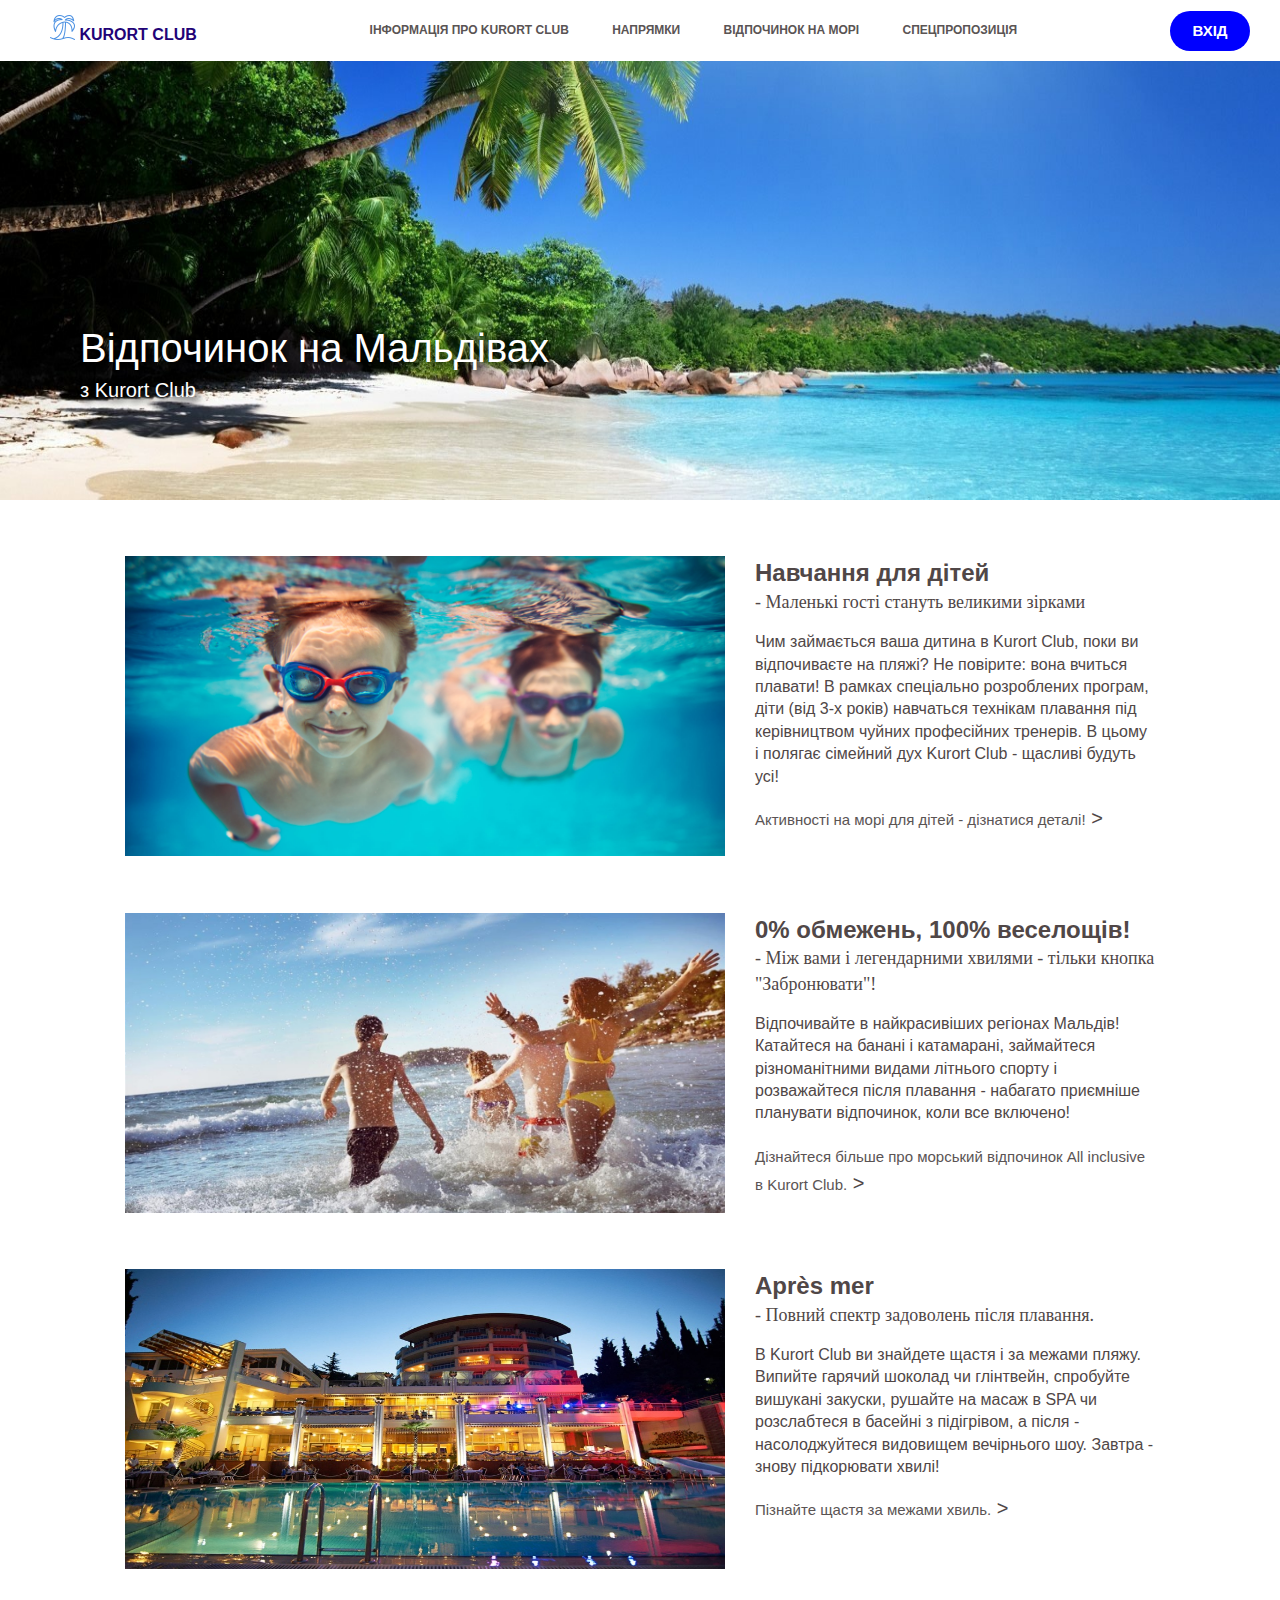
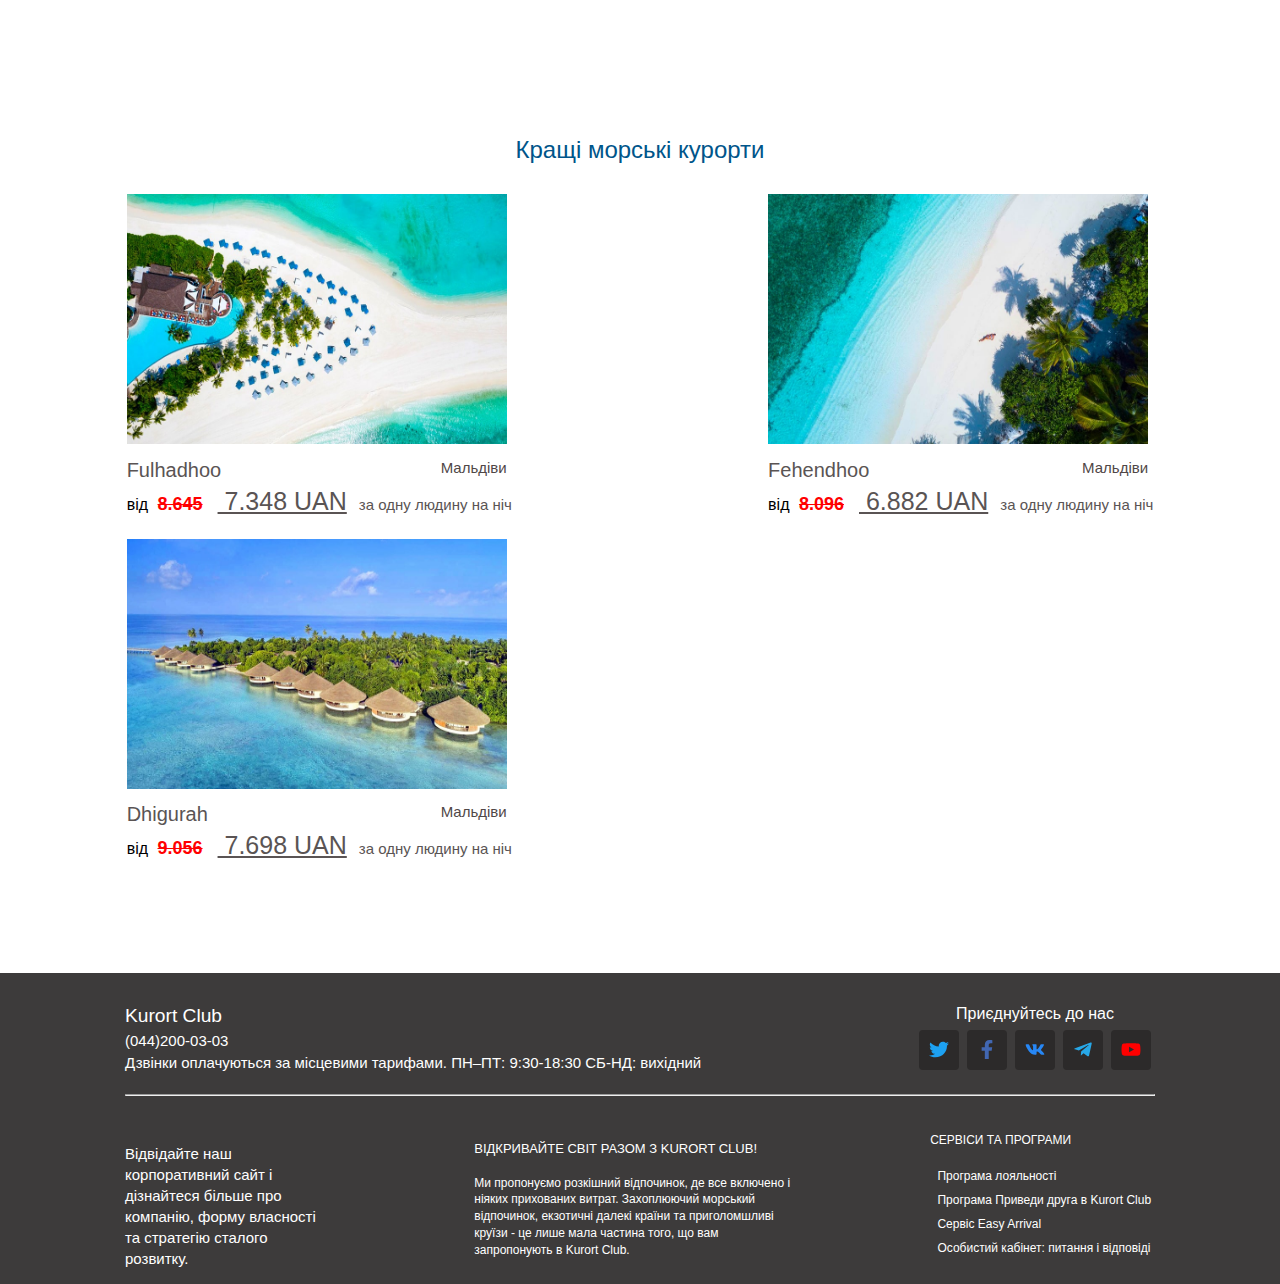
<file: html/index.html>
<!DOCTYPE html>
<html lang="uk">
<head>
    <meta charset="UTF-8">
    <meta http-equiv="X-UA-Compatible" content="IE=edge">
    <meta name="viewport" content="width=device-width, initial-scale=1.0">
    <title>Морський відпочинок в Kurort Club</title>
    <link rel="stylesheet" href="../css/style.css">
</head>
<body>
    <header class="header">
        <div class="container">
            <div class="pad_center">
                <input type="checkbox" id="dws-menu">
                <div class="leb-menu">
                   <label for="dws-menu"><img src="../img/icons8-меню-25.png" alt="меню"></label>
                </div>
                <div>   
                    <a class="logo_link" href="#"><img src="../img/icons8-пляж-25.png" alt="пальма"> KURORT CLUB</a>
                </div>
                <div id="navigation">
                    <nav class="nav">
                        <a class="nav_link" href="information.html"> ІНФОРМАЦІЯ ПРО KURORT CLUB</a>
                        <a class="nav_link" href="directions.html"> НАПРЯМКИ</a>
                        <a class="nav_link" href="index.html"> ВІДПОЧИНОК НА МОРІ</a>
                        <a class="nav_link" href="special_offer.html"> СПЕЦПРОПОЗИЦІЯ</a>
                    </nav>
                </div>
                <div class="log_in">
                    <button class="button" onclick="Login()">ВХІД</button>
                </div>
            </div>
        </div>
    </header>
    <main>
        <div id="id01" class="modal">
            <form class="modal-content">
              <div class="containr">
                <h1 class="txt-center-color">Вхід</h1>
                <input id = "input1" type="text" placeholder=" Введіть Email" name="email" required>
                <input id = "input2" type="password" placeholder=" Введіть пароль" name="psw" required>
                
                <label>
                  <input type="checkbox" checked="checked" name="remember" style="margin-bottom:15px"> Запам'ятати мене
                </label>
          
                <p>Створюючи обліковий запис, ви погоджуєтесь з нашими <a href="#" style="color:dodgerblue">умовами конфіденційності</a>.</p>
          
                <div class="clearfix" style="display: flex;">
                  <button type="button" onclick="Close()" class="cancelbtn buttons buttons-mr">Вихід</button>
                  <button type="button" onclick="Check()" class="signupbtn buttons">Вхід</button>
                </div>
              </div>
            </form>
        </div>
        <div class="head-img">
            <span>Відпочинок на Мальдівах</span>
            <span style="font-size: 20px;">з Kurort Club</span>
        </div>
        <div class="img1">
            <img src="../img/dzqg34ub.kl5639_637425119369596545.jpg" alt="Заставка" class="img1-style-100-500">
        </div>
        <div class="sec1">
            <div class="section-id">
                <img src="../img/i105400.jpg" alt="плавання" class="wh-600-300">
            </div>
            <div class="sec1_pad">
                <h2>Навчання для дітей</h2>
                <span class="section">- Маленькі гості стануть великими зірками</span>
                <p style="font-size: medium; font-family: Verdana, Geneva, Tahoma, sans-serif;">
                    Чим займається ваша дитина в Kurort Club, поки ви відпочиваєте на пляжі? Не повірите: 
                    вона вчиться плавати! В рамках спеціально розроблених програм, діти (від 3-х років) 
                    навчаться технікам плавання під керівництвом чуйних професійних тренерів. 
                    В цьому і полягає сімейний дух Kurort Club - щасливі будуть усі!
                </p>
               <span style="font-size: 20px;"><a class="l" href="#">Активності на морі для дітей - дізнатися деталі!</a>  ></span> 
            </div>
        </div>
        <div class="sec1">
            <div class="section-id">
                <img src="../img/o_1f4u75qnf17e7uco52k4nkuf0h.jpg" alt="Вчитися плавати" class="wh-600-300">
            </div>
            <div class="sec1_pad">
                <h2>0% обмежень, 100% веселощів!</h2>
                <span class="section">- Між вами і легендарними хвилями - тільки кнопка "Забронювати"!</span>
                <p style="font-size: medium; font-family: Verdana, Geneva, Tahoma, sans-serif;">
                    Відпочивайте в найкрасивіших регіонах Мальдів! Катайтеся на банані і катамарані, займайтеся 
                    різноманітними видами літнього спорту і розважайтеся після плавання - набагато приємніше 
                    планувати відпочинок, коли все включено!
                </p>
                <span style="font-size: 20px;"><a class="l" href="#">Дізнайтеся більше про морський відпочинок All inclusive в Kurort Club.</a>  ></span>
            </div>
        </div>
        <div class="sec1">
            <div class="section-id">
                <img src="../img/27-welnes-spa-hotel-more-63806.jpg" alt="Інші розваги" class="wh-600-300">
            </div>
            <div class="sec1_pad">
                <h2>Après mer</h2>
                <span class="section">- Повний спектр задоволень після плавання.</span>
                <p style="font-size: medium; font-family: Verdana, Geneva, Tahoma, sans-serif;">
                    В Kurort Club ви знайдете щастя і за межами пляжу. Випийте гарячий шоколад чи глінтвейн,
                    спробуйте вишукані закуски, рушайте на масаж в SPA чи розслабтеся в басейні з підігрівом, 
                    а після - насолоджуйтеся видовищем вечірнього шоу. Завтра - знову підкорювати хвилі!
                </p>
                <span style="font-size: 20px;"><a class="l" href="#">Пізнайте щастя за межами хвиль.</a>  ></span>
            </div>
        </div>
        <div class="line">
            <h2 class="tex">Кращі морські курорти</h2>
            <div class="curorts">
                <div class="flex-wrap">
                    <div class="pd">
                        <article class="rel">
                            <div class="rel">
                                <div class="wh-380-250-cont">
                                    <img src="../img/Fulhadu.jpg" alt="Фулхаду" class="wh-380-250">
                                </div>
                                <div class="text-content wh-380-250-sub-cont1">
                                    <a class="a-link"href="#" >Fulhadhoo</a>
                                    <span class="font-country">Мальдіви</span> 
                                </div>
                            </div>
                            <div class="wh-380-250-sub-cont2">
                                <a href="#" style="text-decoration: none;"><span class="sp1">від </span><span class="sp2">8.645</span><span class="sp3"> 7.348 UAN</span><span class="sp4">за одну людину на ніч</span></a>
                            </div>
                        </article>
                    </div>
                    <div class="pd">
                        <article class="rel">
                            <div class="rel">
                                <div class="wh-380-250-cont">
                                    <img src="../img/Fehendu.jpg" alt="Фехенду" class="wh-380-250">
                                </div>
                                <div class="text-content wh-380-250-sub-cont1">
                                    <a class="a-link" href="#">Fehendhoo</a>
                                    <span class="font-country">Мальдіви</span>
                                </div>
                            </div>
                            <div class="wh-380-250-sub-cont2">
                                <a href="#" style="text-decoration: none;"><span class="sp1">від </span><span class="sp2">8.096</span><span class="sp3"> 6.882 UAN</span><span class="sp4">за одну людину на ніч</span></a>
                            </div>
                        </article>
                    </div>
                    <div class="pd">
                        <article class="rel">
                            <div class="rel">
                                <div class="wh-380-250-cont">
                                    <img src="../img/Digura.jpg" alt="Дігура" class="wh-380-250">
                                </div>
                                <div class="text-content wh-380-250-sub-cont1">
                                    <a class="a-link" href="#">Dhigurah</a>
                                    <span class="font-country">Мальдіви</span>
                                </div>
                            </div>
                            <div class="wh-380-250-sub-cont2">
                                <a href="#" style="text-decoration: none;"><span class="sp1">від </span><span class="sp2">9.056</span><span class="sp3"> 7.698 UAN</span><span class="sp4">за одну людину на ніч</span></a>
                            </div>
                        </article>
                    </div>
                </div>
            </div>
        </div>
    </main>
    <footer>
        <div class="footdiv" id="foot">
            <div id="foot-under">
                <span style="font-size: larger;">Kurort Club<br></span>
                <span style="font-size: 0.938rem;">(044)200-03-03<br></span>
                <span style="font-size: 0.938rem;">Дзвінки оплачуються за місцевими тарифами. ПН–ПТ: 9:30-18:30 СБ-НД: вихідний</span>
            </div>
            <div>
                <div style="text-align:center;">Приєднуйтесь до нас</div>
                <ul class="social-icons">
                  <li><a class="social-icon-twitter" href="https://twitter.com/" title="Офіційна сторінка ІТ Шеф в Twitter" target="_blank" rel="noopener"></a></li>
                  <li><a class="social-icon-fb" href="https://www.facebook.com/" title="Офіційна сторінка ІТ Шеф в Facebook" target="_blank" rel="noopener"></a></li>
                  <li><a class="social-icon-vk" href="https://vk.com/" title="Офіційна сторінка ІТ Шеф в ВКонтакте" target="_blank" rel="noopener"></a></li>
                  <li><a class="social-icon-telegram" href="https://t.me/" title="Офіційна сторінка ІТ Шеф в Telegram" target="_blank" rel="noopener"></a></li>
                  <li><a class="social-icon-youtube" href="https://www.youtube.com/" title="Офіційний канал ІТ Шеф на Youtube" target="_blank" rel="noopener"></a></li>
                </ul>
              </div>
        </div>
        <div class="hr-style">
            <hr id="hr-none">
        </div>
        <div class="footdiv" id="list-none">
            <p class="textalign" style="margin-right: 2.8rem">
                Відвідайте наш корпоративний сайт і дізнайтеся більше про компанію, форму власності 
                та стратегію сталого розвитку.
            </p>
            <p class="textalign2" style="padding: 0 100px;">
                <span style="font-size: small;">ВІДКРИВАЙТЕ СВІТ РАЗОМ З KURORT CLUB!</span><br><br>
                Ми пропонуємо розкішний відпочинок, де все включено і ніяких прихованих витрат. 
                Захоплюючий морський відпочинок, екзотичні далекі країни та приголомшливі
                круїзи - це лише мала частина того, що вам запропонують в Kurort Club.
            </p>
            <div class = "blok">
                <span class="txt-line" >СЕРВІСИ ТА ПРОГРАМИ</span>
                <ul class="list">
                    <li>Програма лояльності</li>
                    <li>Програма Приведи друга в Kurort Club</li>
                    <li>Сервіс Easy Arrival</li>
                    <li>Особистий кабінет: питання і відповіді  </li>
                </ul>
            </div>
        </div>
    </footer>
    <script src="../js/script.js"></script>
</body>
</html>
</file>
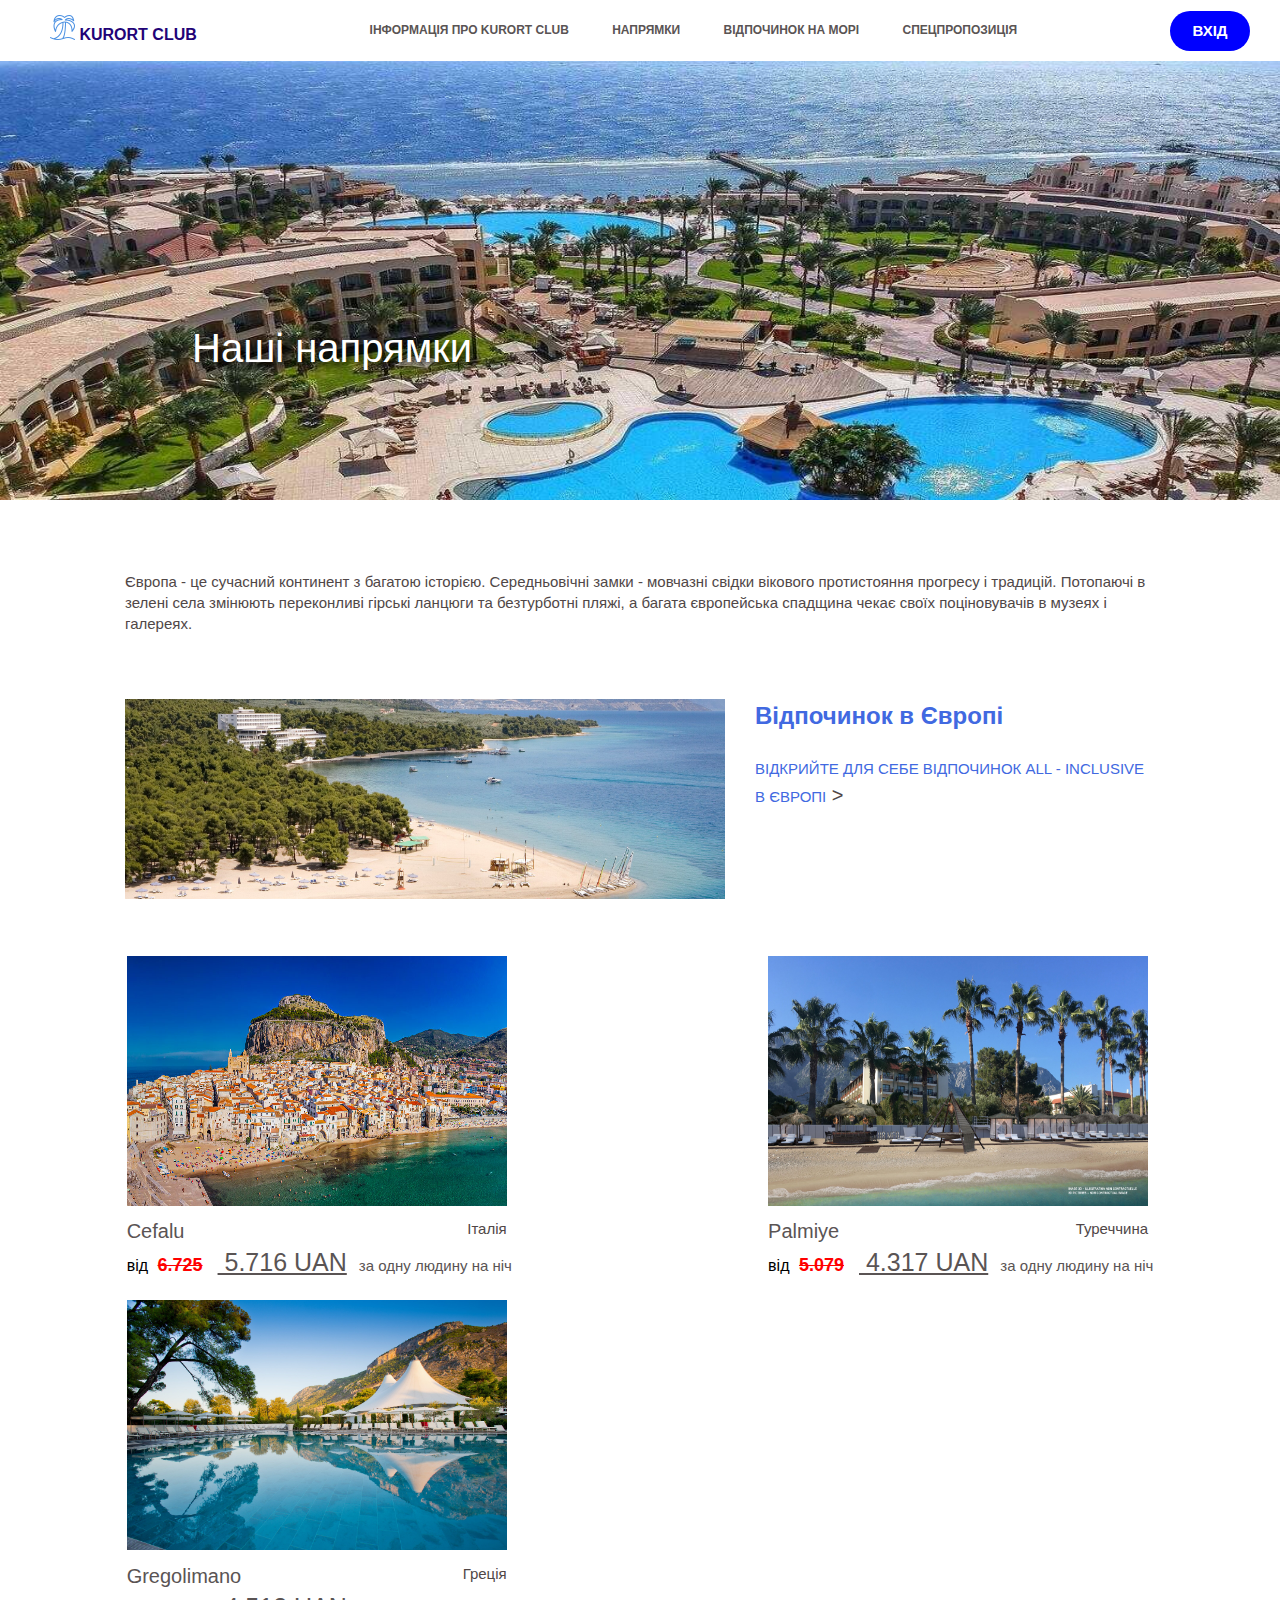
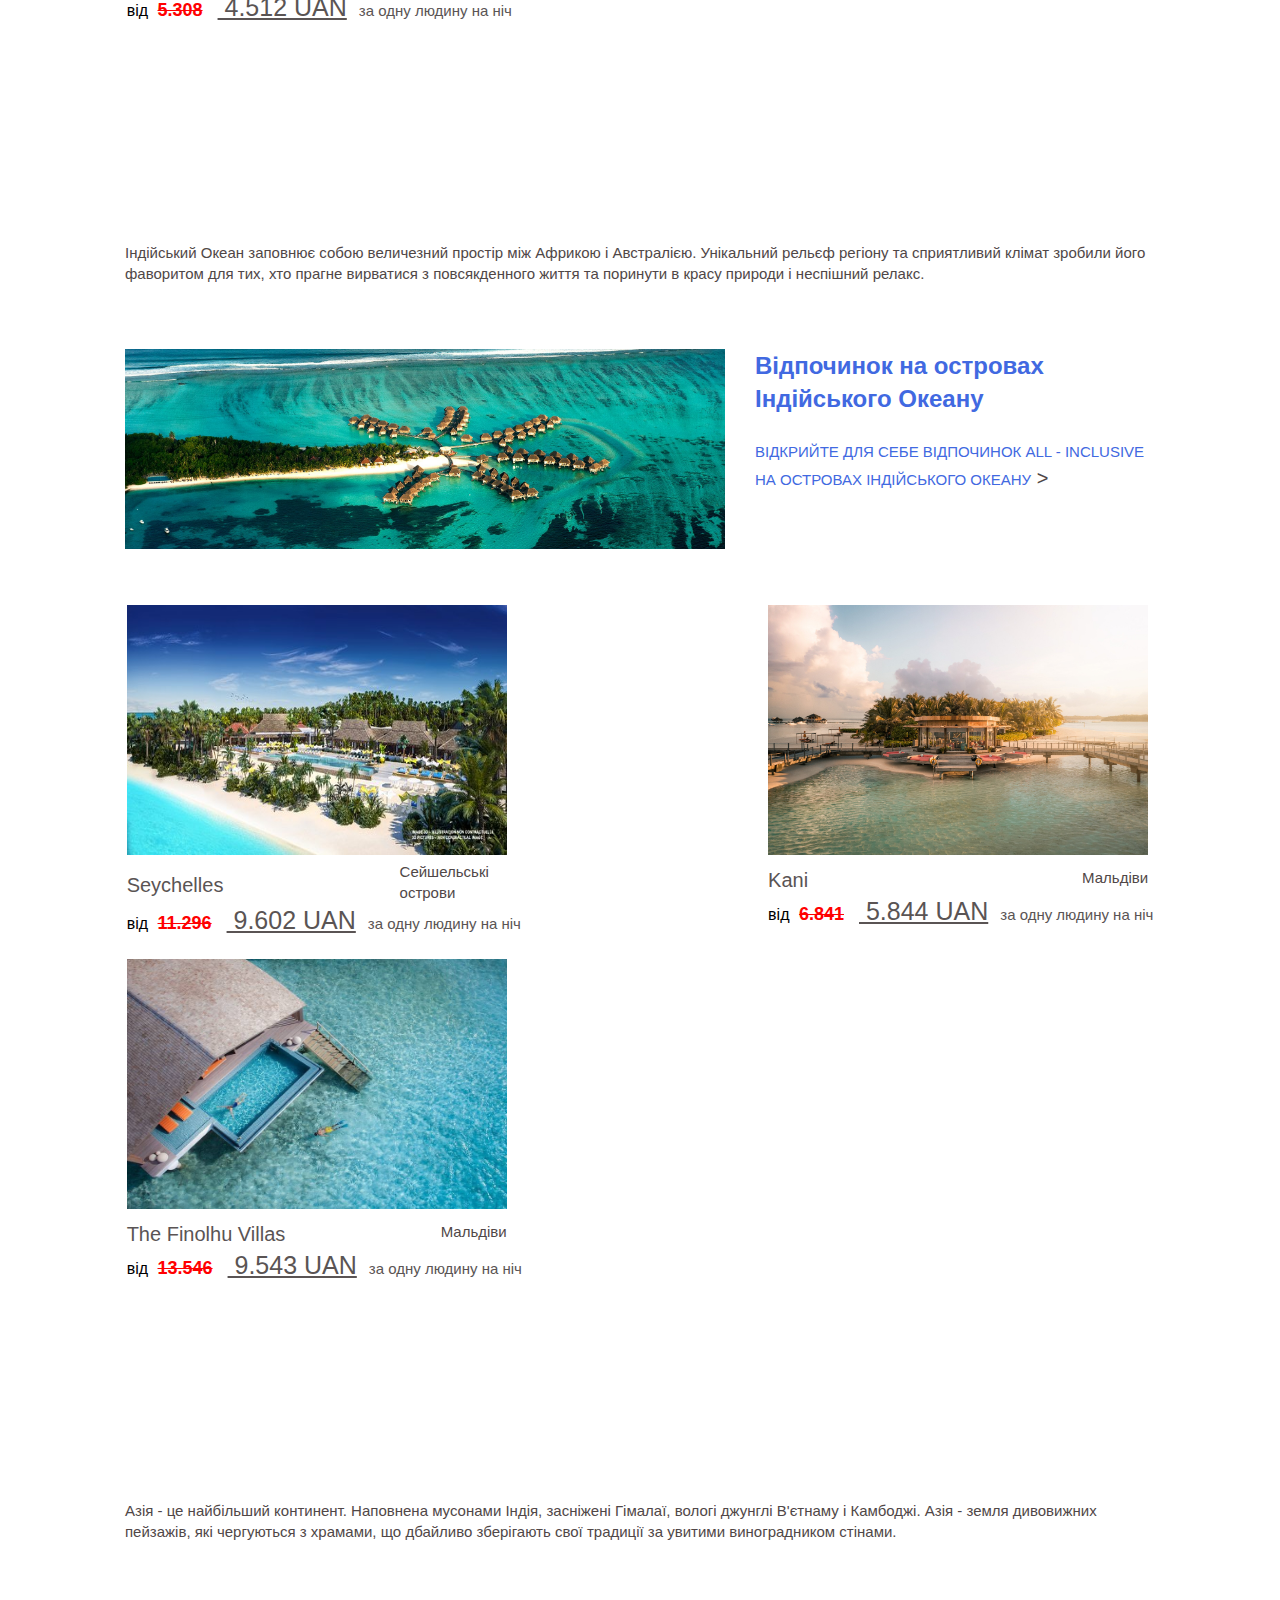
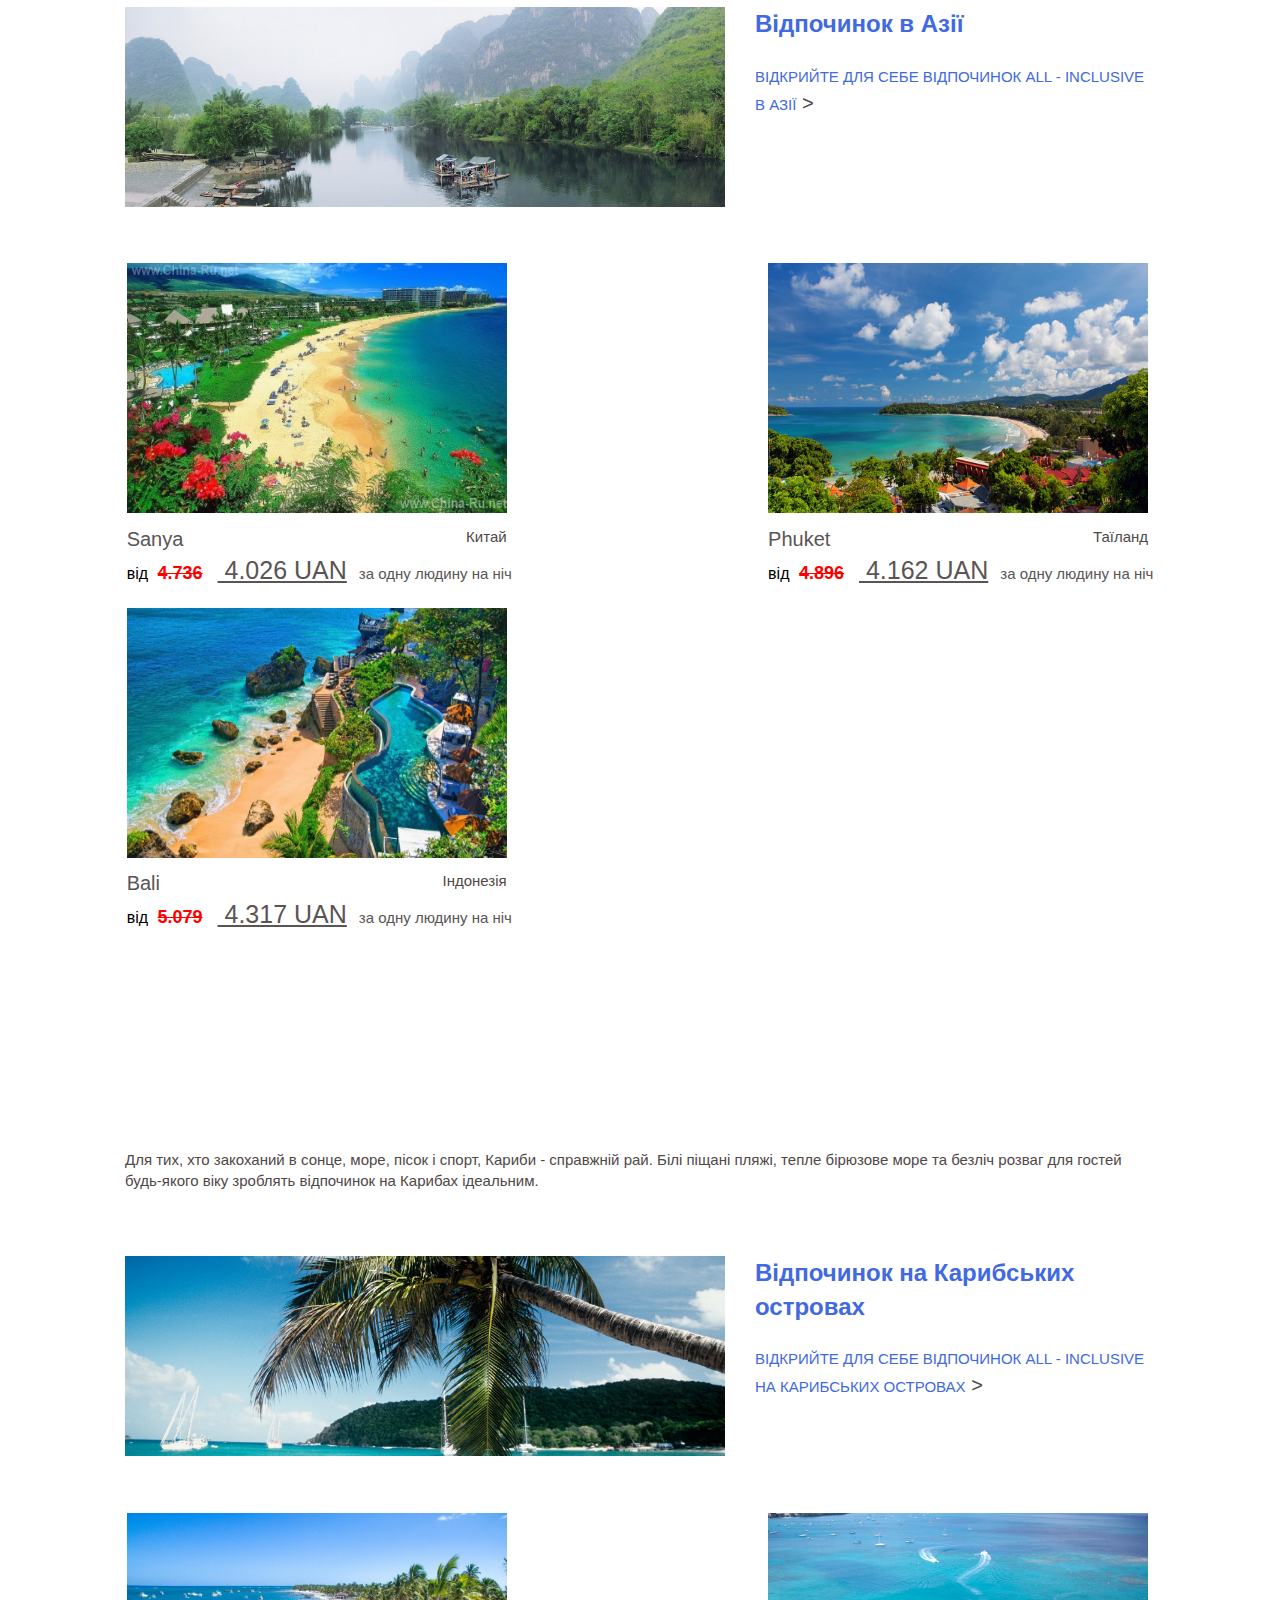
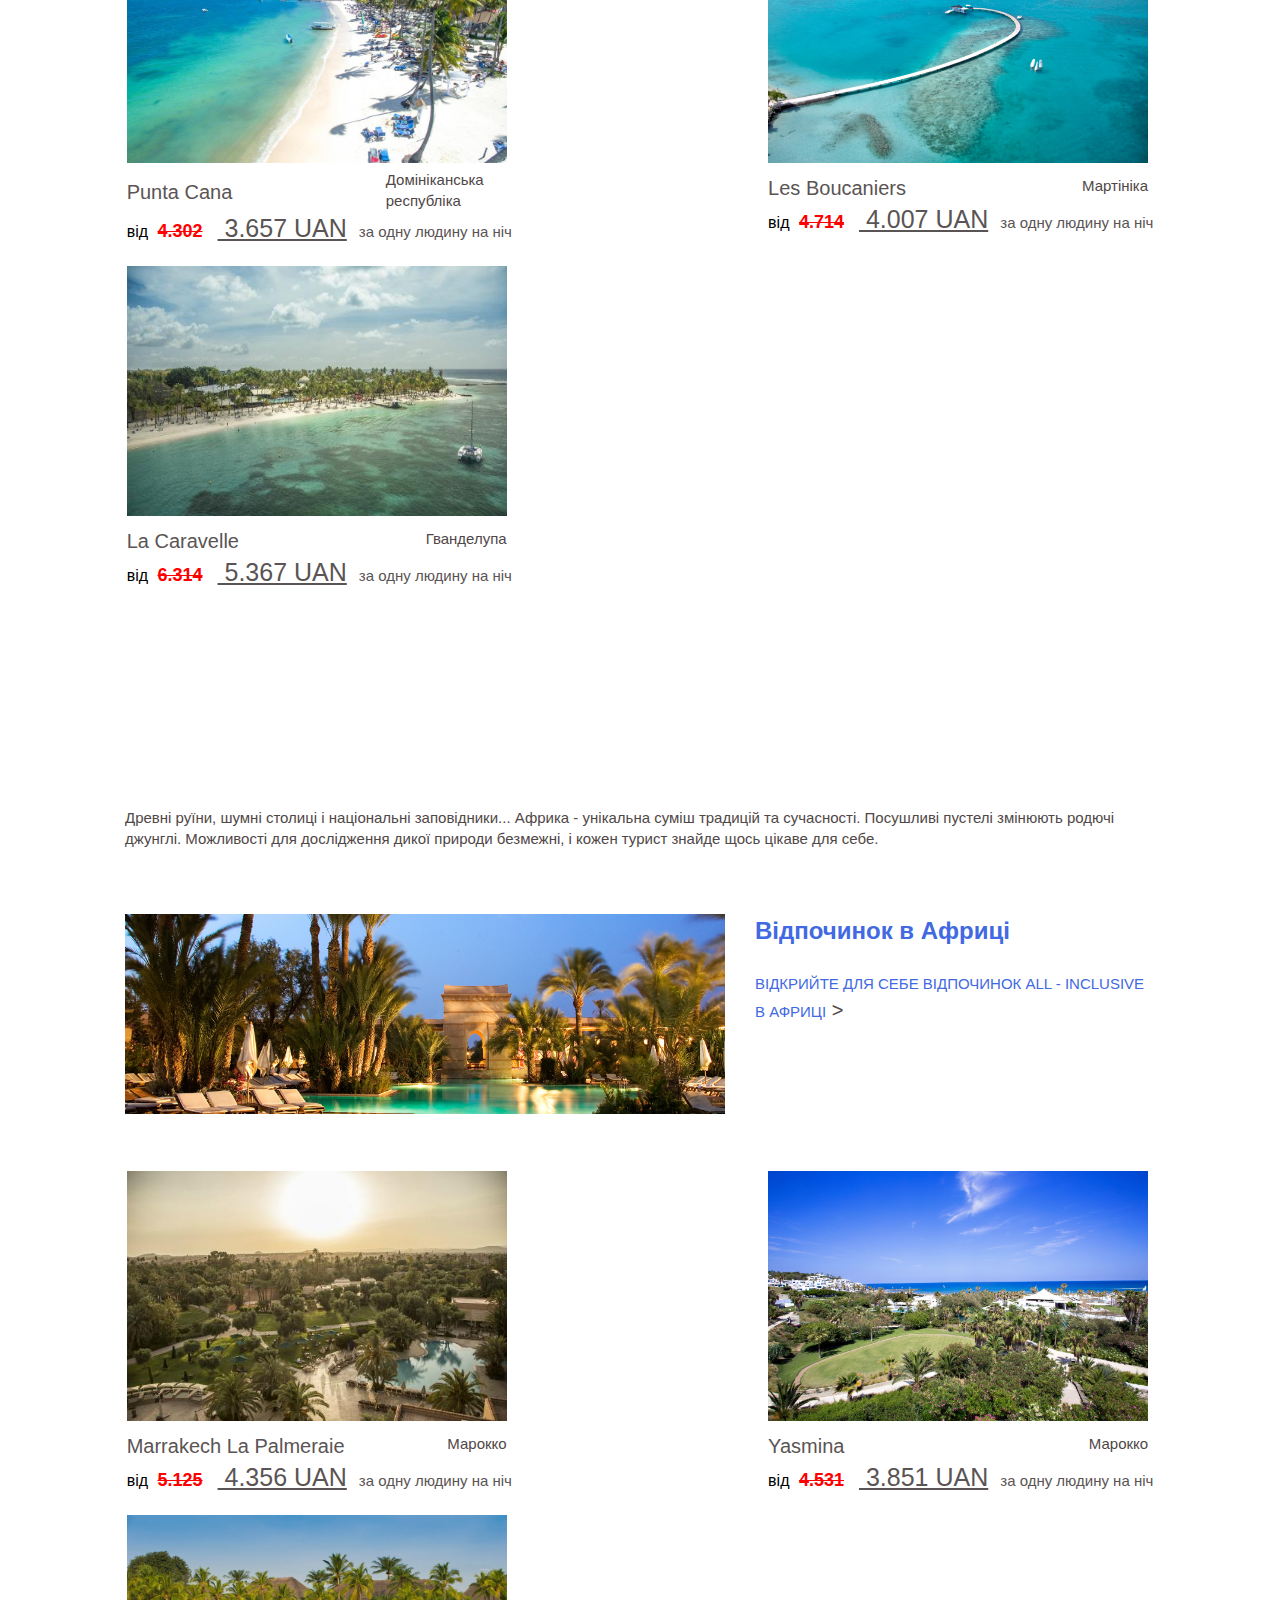
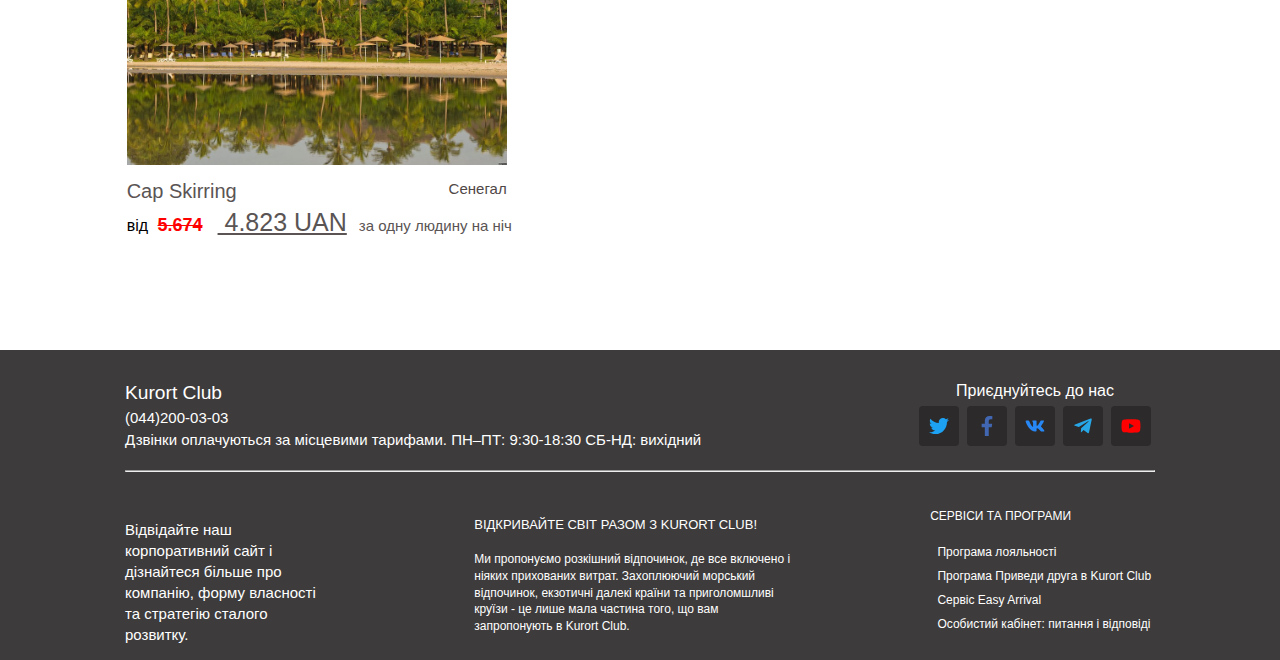
<file: html/directions.html>
<!DOCTYPE html>
<html lang="uk">
<head>
    <meta charset="UTF-8">
    <meta http-equiv="X-UA-Compatible" content="IE=edge">
    <meta name="viewport" content="width=device-width, initial-scale=1.0">
    <title>Відпочинок на курортах All inclusive преміум класу</title>
    <link rel="stylesheet" href="../css/style.css">
</head>
<body>
    <header class="header">
        <div class="container">
            <div class="pad_center">
                <input type="checkbox" id="dws-menu">
                <div class="leb-menu">
                   <label for="dws-menu"><img src="../img/icons8-меню-25.png" alt="меню"></label>
                </div>
                <div>
                    <a class="logo_link" href="#"><img src="../img/icons8-пляж-25.png" alt="пальма"> KURORT CLUB</a>
                </div>
                <div id="navigation">
                    <nav class="nav">
                        <a class="nav_link" href="information.html"> ІНФОРМАЦІЯ ПРО KURORT CLUB</a>
                        <a class="nav_link" href="directions.html"> НАПРЯМКИ</a>
                        <a class="nav_link" href="index.html"> ВІДПОЧИНОК НА МОРІ</a>
                        <a class="nav_link" href="special_offer.html"> СПЕЦПРОПОЗИЦІЯ</a>
                    </nav>
                </div>
                <div class="log_in">
                    <button class="button" onclick="Login()">
                        ВХІД
                    </button>
                </div>
            </div>
        </div>
    </header>
    <main>
        <div id="id01" class="modal">
            <form class="modal-content">
              <div class="containr">
                <h1 class="txt-center-color">Вхід</h1>
                <input id = "input1" type="text" placeholder=" Введіть Email" name="email" required>
                <input id = "input2" type="password" placeholder=" Введіть пароль" name="psw" required>
                
                <label>
                  <input type="checkbox" checked="checked" name="remember" style="margin-bottom:15px"> Запам'ятати мене
                </label>
          
                <p>Створюючи обліковий запис, ви погоджуєтесь з нашими <a href="#" style="color:dodgerblue">умовами конфіденційності</a>.</p>
          
                <div class="clearfix" style="display: flex;">
                  <button type="button" onclick="Close()" class="cancelbtn buttons buttons-mr">Вихід</button>
                  <button type="button" onclick="Check()" class="signupbtn buttons">Вхід</button>
                </div>
              </div>
            </form>
        </div>
        <div class="head-img-direct">
            <span>Наші напрямки</span>
        </div>
        <div class="img1">
            <img src="../img/imgonline-com-ua-Resize-alWu5r1vGM3y9Pvu.jpg" alt="Заставка" class="img1-style-100-500">
        </div>

        <!-- Європа -->
        <div class="sec1">
            <p class="p-font">
                Європа - це сучасний континент з багатою історією. Середньовічні замки - мовчазні свідки вікового 
                протистояння прогресу і традицій. Потопаючі в зелені села змінюють переконливі гірські ланцюги та 
                безтурботні пляжі, а багата європейська спадщина чекає своїх поціновувачів в музеях і галереях.
            </p>
        </div>
        <div class="sec1">
            <div class="section-id2">
                <img src="../img/https___ns.clubmed.com_nmea_2015_B2C_341_IMG_RWD_landingimmersive_europe.jpg" alt="Європа" class="wh-600-200">
            </div>
            <div class="sec1_pad">
                <h2 class="h-bot">Відпочинок в Європі</h2>
                <span style="font-size: 20px;"><a class="l color" href="#">ВІДКРИЙТЕ ДЛЯ СЕБЕ ВІДПОЧИНОК ALL - INCLUSIVE В ЄВРОПІ</a>  ></span>
            </div>
        </div>
        <div style="margin-top: 2.5rem;">
            <div class="curorts">
                <div class="flex-wrap">
                    <div class="pd">
                        <article class="rel">
                            <div class="rel">
                                <div class="wh-380-250-cont">
                                    <img src="../img/Cefalu_Sicilia.jpg" alt="Целафу" class="wh-380-250">
                                </div>
                                <div class="text-content wh-380-250-sub-cont1">
                                    <a class="a-link"href="#" >Cefalu</a>
                                    <span class="font-country">Італія</span> 
                                </div>
                            </div>
                            <div class="wh-380-250-sub-cont2">
                                <a href="#" style="text-decoration: none;"><span class="sp1">від </span><span class="sp2">6.725</span><span class="sp3"> 5.716 UAN</span><span class="sp4">за одну людину на ніч</span></a>
                            </div>
                        </article>
                    </div>
                    <div class="pd">
                        <article class="rel">
                            <div class="rel">
                                <div class="wh-380-250-cont"> 
                                    <img src="../img/208660-55ry543h22-swhr.jpg" alt="Паьміє" class="wh-380-250">
                                </div>
                                <div class="text-content wh-380-250-sub-cont1">
                                    <a class="a-link" href="#">Palmiye</a>
                                    <span class="font-country">Туреччина</span>
                                </div>
                            </div>
                            <div class="wh-380-250-sub-cont2">
                                <a href="#" style="text-decoration: none;"><span class="sp1">від </span><span class="sp2">5.079</span><span class="sp3"> 4.317 UAN</span><span class="sp4">за одну людину на ніч</span></a>
                            </div>
                        </article>
                    </div>
                    <div class="pd">
                        <article class="rel">
                            <div class="rel">
                                <div class="wh-380-250-cont">
                                    <img src="../img/27670-rcvj4x8vgj-swhr.jpg" alt="Грегомілано" class="wh-380-250">
                                </div>
                                <div class="text-content wh-380-250-sub-cont1">
                                    <a class="a-link" href="#">Gregolimano</a>
                                    <span class="font-country">Греція</span>
                                </div>
                            </div>
                            <div class="wh-380-250-sub-cont2">
                                <a href="#" style="text-decoration: none;"><span class="sp1">від </span><span class="sp2">5.308</span><span class="sp3"> 4.512 UAN</span><span class="sp4">за одну людину на ніч</span></a>
                            </div>
                        </article>
                    </div>
                </div>
            </div>
        </div>

        <!-- Індійський океан -->
        <div class="sec1" style="margin-top: 12rem;">
            <p class="p-font">
                Індійський Океан заповнює собою величезний простір між Африкою і Австралією. Унікальний рельєф 
                регіону та сприятливий клімат зробили його фаворитом для тих, хто прагне вирватися з повсякденного 
                життя та поринути в красу природи і неспішний релакс.
            </p>
        </div>
        <div class="sec1">
            <div class="section-id2">
                <img src="../img/https___ns.clubmed.com_nmea_2015_B2C_341_IMG_RWD_landingimmersive_indianocean.jpg" alt="Індійський океан" class="wh-600-200">
            </div>
            <div class="sec1_pad">
                <h2 class="h-bot">Відпочинок на островах Індійського Океану</h2>
                <span style="font-size: 20px;"><a class="l color" href="#">ВІДКРИЙТЕ ДЛЯ СЕБЕ ВІДПОЧИНОК ALL - INCLUSIVE НА ОСТРОВАХ ІНДІЙСЬКОГО ОКЕАНУ</a>  ></span>
            </div>
        </div>
        <div style="margin-top: 2.5rem;">
            <div class="curorts">
                <div class="flex-wrap">
                    <div class="pd">
                        <article class="rel">
                            <div class="rel">
                                <div class="wh-380-250-cont">
                                    <img src="../img/club-med-seychelles-republic.jpg" alt="Сейшелл" class="wh-380-250">
                                </div>
                                <div class="text-content wh-380-250-sub-cont1">
                                    <a class="a-link"href="#" >Seychelles</a>
                                    <span class="font-country">Сейшельські острови</span> 
                                </div>
                            </div>
                            <div class="wh-380-250-sub-cont2">
                                <a href="#" style="text-decoration: none;"><span class="sp1">від </span><span class="sp2">11.296</span><span class="sp3"> 9.602 UAN</span><span class="sp4">за одну людину на ніч</span></a>
                            </div>
                        </article>
                    </div>
                    <div class="pd">
                        <article class="rel">
                            <div class="rel">
                                <div class="wh-380-250-cont"> 
                                    <img src="../img/251174-n0y318w2dy-swhr.jpg" alt="Кані" class="wh-380-250">
                                </div>
                                <div class="text-content wh-380-250-sub-cont1">
                                    <a class="a-link" href="#">Kani</a>
                                    <span class="font-country">Мальдіви</span>
                                </div>
                            </div>
                            <div class="wh-380-250-sub-cont2">
                                <a href="#" style="text-decoration: none;"><span class="sp1">від </span><span class="sp2">6.841</span><span class="sp3"> 5.844 UAN</span><span class="sp4">за одну людину на ніч</span></a>
                            </div>
                        </article>
                    </div>
                    <div class="pd">
                        <article class="rel">
                            <div class="rel">
                                <div class="wh-380-250-cont">
                                    <img src="../img/club-med-finolhu-villas.jpg" alt="Вілли Фінолу" class="wh-380-250">
                                </div>
                                <div class="text-content wh-380-250-sub-cont1">
                                    <a class="a-link" href="#">The Finolhu Villas</a>
                                    <span class="font-country">Мальдіви</span>
                                </div>
                            </div>
                            <div class="wh-380-250-sub-cont2">
                                <a href="#" style="text-decoration: none;"><span class="sp1">від </span><span class="sp2">13.546</span><span class="sp3"> 9.543 UAN</span><span class="sp4">за одну людину на ніч</span></a>
                            </div>
                        </article>
                    </div>
                </div>
            </div>
        </div>

        <!-- Азія -->
        <div class="sec1" style="margin-top: 12rem;">
            <p class="p-font">
                Азія - це найбільший континент. Наповнена мусонами Індія, засніжені Гімалаї, вологі джунглі В'єтнаму і 
                Камбоджі. Азія - земля дивовижних пейзажів, які чергуються з храмами, що дбайливо зберігають свої 
                традиції за увитими виноградником стінами.
            </p>
        </div>
        <div class="sec1">
            <div class="section-id2">
                <img src="../img/https___ns.clubmed.com_nmea_2015_B2C_341_IMG_RWD_landingimmersive_asia.jpg" alt="Азія" class="wh-600-200">
            </div>
            <div class="sec1_pad">
                <h2 class="h-bot">Відпочинок в Азії</h2>
                <span style="font-size: 20px;"><a class="l color" href="#">ВІДКРИЙТЕ ДЛЯ СЕБЕ ВІДПОЧИНОК ALL - INCLUSIVE В АЗІЇ</a>  ></span>
            </div>
        </div>
        <div style="margin-top: 2.5rem;">
            <div class="curorts">
                <div class="flex-wrap">
                    <div class="pd">
                        <article class="rel">
                            <div class="rel">
                                <div class="wh-380-250-cont">
                                    <img src="../img/unnamed.jpg" alt="Санья" class="wh-380-250">
                                </div>
                                <div class="text-content wh-380-250-sub-cont1">
                                    <a class="a-link"href="#" >Sanya</a>
                                    <span class="font-country">Китай</span> 
                                </div>
                            </div>
                            <div class="wh-380-250-sub-cont2">
                                <a href="#" style="text-decoration: none;"><span class="sp1">від </span><span class="sp2">4.736</span><span class="sp3"> 4.026 UAN</span><span class="sp4">за одну людину на ніч</span></a>
                            </div>
                        </article>
                    </div>
                    <div class="pd">
                        <article class="rel">
                            <div class="rel">
                                <div class="wh-380-250-cont">
                                    <img src="../img/630_360_1625143326-524.jpg" alt="Пхукет" class="wh-380-250">
                                </div>
                                <div class="text-content wh-380-250-sub-cont1">
                                    <a class="a-link" href="#">Phuket</a>
                                    <span class="font-country">Таїланд</span>
                                </div>
                            </div>
                            <div class="wh-380-250-sub-cont2">
                                <a href="#" style="text-decoration: none;"><span class="sp1">від </span><span class="sp2">4.896</span><span class="sp3"> 4.162 UAN</span><span class="sp4">за одну людину на ніч</span></a>
                            </div>
                        </article>
                    </div>
                    <div class="pd">
                        <article class="rel">
                            <div class="rel">
                                <div class="wh-380-250-cont">
                                    <img src="../img/bali-otel-na-poberezhye-1071x602.jpg" alt="Балі" class="wh-380-250">
                                </div>
                                <div class="text-content wh-380-250-sub-cont1">
                                    <a class="a-link" href="#">Bali</a>
                                    <span class="font-country">Індонезія</span>
                                </div>
                            </div>
                            <div class="wh-380-250-sub-cont2">
                                <a href="#" style="text-decoration: none;"><span class="sp1">від </span><span class="sp2">5.079</span><span class="sp3"> 4.317 UAN</span><span class="sp4">за одну людину на ніч</span></a>
                            </div>
                        </article>
                    </div>
                </div>
            </div>
        </div>

        <!-- Кариби -->
        <div class="sec1" style="margin-top: 12rem;">
            <p class="p-font">
                Для тих, хто закоханий в сонце, море, пісок і спорт, Кариби - справжній рай. Білі піщані пляжі, тепле 
                бірюзове море та безліч розваг для гостей будь-якого віку зроблять відпочинок на Карибах ідеальним.
            </p>
        </div>
        <div class="sec1">
            <div class="section-id2">
                <img src="../img/https___ns.clubmed.com_nmea_2015_B2C_341_IMG_RWD_landingimmersive_caribbean.jpg" alt="Карибські острови" class="wh-600-200">
            </div>
            <div class="sec1_pad">
                <h2 class="h-bot">Відпочинок на Карибських островах</h2>
                <span style="font-size: 20px;"><a class="l color" href="#">ВІДКРИЙТЕ ДЛЯ СЕБЕ ВІДПОЧИНОК ALL - INCLUSIVE НА КАРИБСЬКИХ ОСТРОВАХ</a>  ></span>
            </div>
        </div>
        <div style="margin-top: 2.5rem;">
            <div class="curorts">
                <div class="flex-wrap">
                    <div class="pd">
                        <article class="rel">
                            <div class="rel">
                                <div class="wh-380-250-cont">
                                    <img src="../img/178900824.jpg" alt="Пунта-Кана" class="wh-380-250">
                                </div>
                                <div class="text-content wh-380-250-sub-cont1">
                                    <a class="a-link"href="#" >Punta Cana</a>
                                    <span class="font-country">Домініканська республіка</span> 
                                </div>
                            </div>
                            <div class="wh-380-250-sub-cont2">
                                <a href="#" style="text-decoration: none;"><span class="sp1">від </span><span class="sp2">4.302</span><span class="sp3"> 3.657 UAN</span><span class="sp4">за одну людину на ніч</span></a>
                            </div>
                        </article>
                    </div>
                    <div class="pd">
                        <article class="rel">
                            <div class="rel">
                                <div class="wh-380-250-cont">
                                    <img src="../img/11812-fkdehk6yyl-swhr.jpg" alt="Буканьє" class="wh-380-250">
                                </div>
                                <div class="text-content wh-380-250-sub-cont1">
                                    <a class="a-link" href="#">Les Boucaniers</a>
                                    <span class="font-country">Мартініка</span>
                                </div>
                            </div>
                            <div class="wh-380-250-sub-cont2">
                                <a href="#" style="text-decoration: none;"><span class="sp1">від </span><span class="sp2">4.714</span><span class="sp3"> 4.007 UAN</span><span class="sp4">за одну людину на ніч</span></a>
                            </div>
                        </article>
                    </div>
                    <div class="pd">
                        <article class="rel">
                            <div class="rel">
                                <div class="wh-380-250-cont">
                                    <img src="../img/club-med-la-caravelle.jpg" alt="Каравелла" class="wh-380-250">
                                </div>
                                <div class="text-content wh-380-250-sub-cont1">
                                    <a class="a-link" href="#">La Caravelle</a>
                                    <span class="font-country">Гванделупа</span>
                                </div>
                            </div>
                            <div class="wh-380-250-sub-cont2">
                                <a href="#" style="text-decoration: none;"><span class="sp1">від </span><span class="sp2">6.314</span><span class="sp3"> 5.367 UAN</span><span class="sp4">за одну людину на ніч</span></a>
                            </div>
                        </article>
                    </div>
                </div>
            </div>
        </div>


        <!-- Африка -->
        <div class="sec1" style="margin-top: 12rem;">
            <p class="p-font">
                Древні руїни, шумні столиці і національні заповідники... Африка - унікальна суміш традицій 
                та сучасності. Посушливі пустелі змінюють родючі джунглі. Можливості для дослідження дикої 
                природи безмежні, і кожен турист знайде щось цікаве для себе.
            </p>
        </div>
        <div class="sec1">
            <div class="section-id2">
                <img src="../img/https___ns.clubmed.com_nmea_2015_B2C_341_IMG_RWD_landingimmersive_africa.jpg" alt="Африка" class="wh-600-200">
            </div>
            <div class="sec1_pad">
                <h2 class="h-bot">Відпочинок в Африці</h2>
                <span style="font-size: 20px;"><a class="l color" href="#">ВІДКРИЙТЕ ДЛЯ СЕБЕ ВІДПОЧИНОК ALL - INCLUSIVE В АФРИЦІ</a>  ></span>
            </div>
        </div>
        <div style="margin-top: 2.5rem;">
            <div class="curorts">
                <div class="flex-wrap">
                    <div class="pd">
                        <article class="rel">
                            <div class="rel">
                                <div class="wh-380-250-cont">
                                    <img src="../img/club-med-marrakech-la.jpg" alt="Марракеш Ла-Пальмере" class="wh-380-250">
                                </div>
                                <div class="text-content wh-380-250-sub-cont1">
                                    <a class="a-link"href="#" >Marrakech La Palmeraie</a>
                                    <span class="font-country">Марокко</span> 
                                </div>
                            </div>
                            <div class="wh-380-250-sub-cont2">
                                <a href="#" style="text-decoration: none;"><span class="sp1">від </span><span class="sp2">5.125</span><span class="sp3"> 4.356 UAN</span><span class="sp4">за одну людину на ніч</span></a>
                            </div>
                        </article>
                    </div>
                    <div class="pd">
                        <article class="rel">
                            <div class="rel">
                                <div class="wh-380-250-cont">
                                    <img src="../img/62761-vbh3nwt5fh-swhr.jpg" alt="Ясміна" class="wh-380-250">
                                </div>
                                <div class="text-content wh-380-250-sub-cont1">
                                    <a class="a-link" href="#">Yasmina</a>
                                    <span class="font-country">Марокко</span>
                                </div>
                            </div>
                            <div class="wh-380-250-sub-cont2">
                                <a href="#" style="text-decoration: none;"><span class="sp1">від </span><span class="sp2">4.531</span><span class="sp3"> 3.851 UAN</span><span class="sp4">за одну людину на ніч</span></a>
                            </div>
                        </article>
                    </div>
                    <div class="pd">
                        <article class="rel">
                            <div class="rel">
                                <div class="wh-380-250-cont">
                                    <img src="../img/beach.jpg" alt="Кеп-Скіррінґ" class="wh-380-250">
                                </div>
                                <div class="text-content wh-380-250-sub-cont1">
                                    <a class="a-link" href="#">Cap Skirring</a>
                                    <span class="font-country">Сенегал</span>
                                </div>
                            </div>
                            <div class="wh-380-250-sub-cont2">
                                <a href="#" style="text-decoration: none;"><span class="sp1">від </span><span class="sp2">5.674</span><span class="sp3"> 4.823 UAN</span><span class="sp4">за одну людину на ніч</span></a>
                            </div>
                        </article>
                    </div>
                </div>
            </div>
        </div>
    </main>
    <footer>
        <div class="footdiv" id="foot">
            <div id="foot-under">
                <span style="font-size: larger;">Kurort Club<br></span>
                <span style="font-size: 0.938rem;">(044)200-03-03<br></span>
                <span style="font-size: 0.938rem;">Дзвінки оплачуються за місцевими тарифами. ПН–ПТ: 9:30-18:30 СБ-НД: вихідний</span>
            </div>
            <div>
                <div style="text-align:center;">Приєднуйтесь до нас</div>
                <ul class="social-icons">
                  <li><a class="social-icon-twitter" href="https://twitter.com/" title="Офіційна сторінка ІТ Шеф в Twitter" target="_blank" rel="noopener"></a></li>
                  <li><a class="social-icon-fb" href="https://www.facebook.com/" title="Офіційна сторінка ІТ Шеф в Facebook" target="_blank" rel="noopener"></a></li>
                  <li><a class="social-icon-vk" href="https://vk.com/" title="Офіційна сторінка ІТ Шеф в ВКонтакте" target="_blank" rel="noopener"></a></li>
                  <li><a class="social-icon-telegram" href="https://t.me/" title="Офіційна сторінка ІТ Шеф в Telegram" target="_blank" rel="noopener"></a></li>
                  <li><a class="social-icon-youtube" href="https://www.youtube.com/" title="Офіційний канал ІТ Шеф на Youtube" target="_blank" rel="noopener"></a></li>
                </ul>
              </div>
        </div>
        <div class="hr-style">
            <hr id="hr-none">
        </div>
        <div class="footdiv" id="list-none">
            <p class="textalign" style="margin-right: 2.8rem">
                Відвідайте наш корпоративний сайт і дізнайтеся більше про компанію, форму власності 
                та стратегію сталого розвитку.
            </p>
            <p class="textalign2" style="padding: 0 100px;">
                <span style="font-size: small;">ВІДКРИВАЙТЕ СВІТ РАЗОМ З KURORT CLUB!</span><br><br>
                Ми пропонуємо розкішний відпочинок, де все включено і ніяких прихованих витрат. 
                Захоплюючий морський відпочинок, екзотичні далекі країни та приголомшливі
                круїзи - це лише мала частина того, що вам запропонують в Kurort Club.
            </p>
            <div class = "blok">
                <span class="txt-line" >СЕРВІСИ ТА ПРОГРАМИ</span>
                <ul class="list">
                    <li>Програма лояльності</li>
                    <li>Програма Приведи друга в Kurort Club</li>
                    <li>Сервіс Easy Arrival</li>
                    <li>Особистий кабінет: питання і відповіді  </li>
                </ul>
            </div>
        </div>
    </footer>
    <script src="../js/script.js"></script>
</body>
</html>
</file>
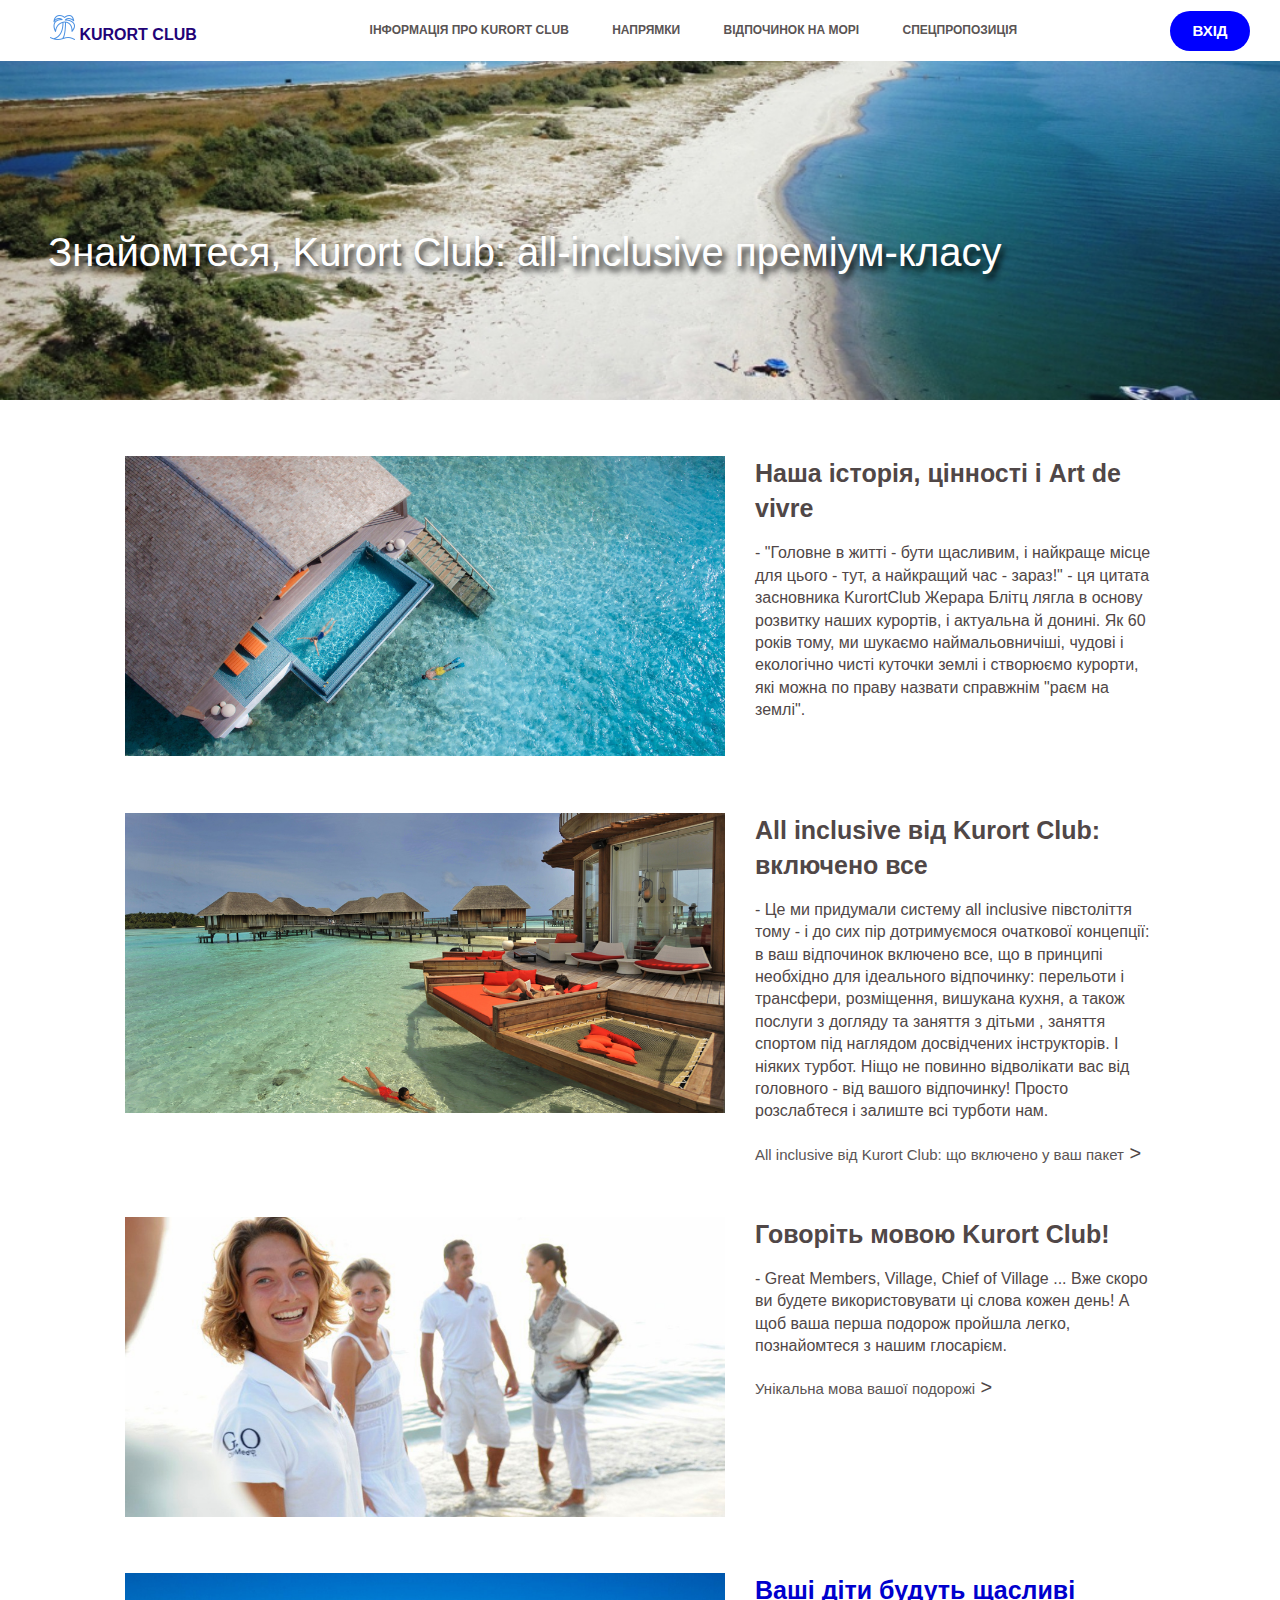
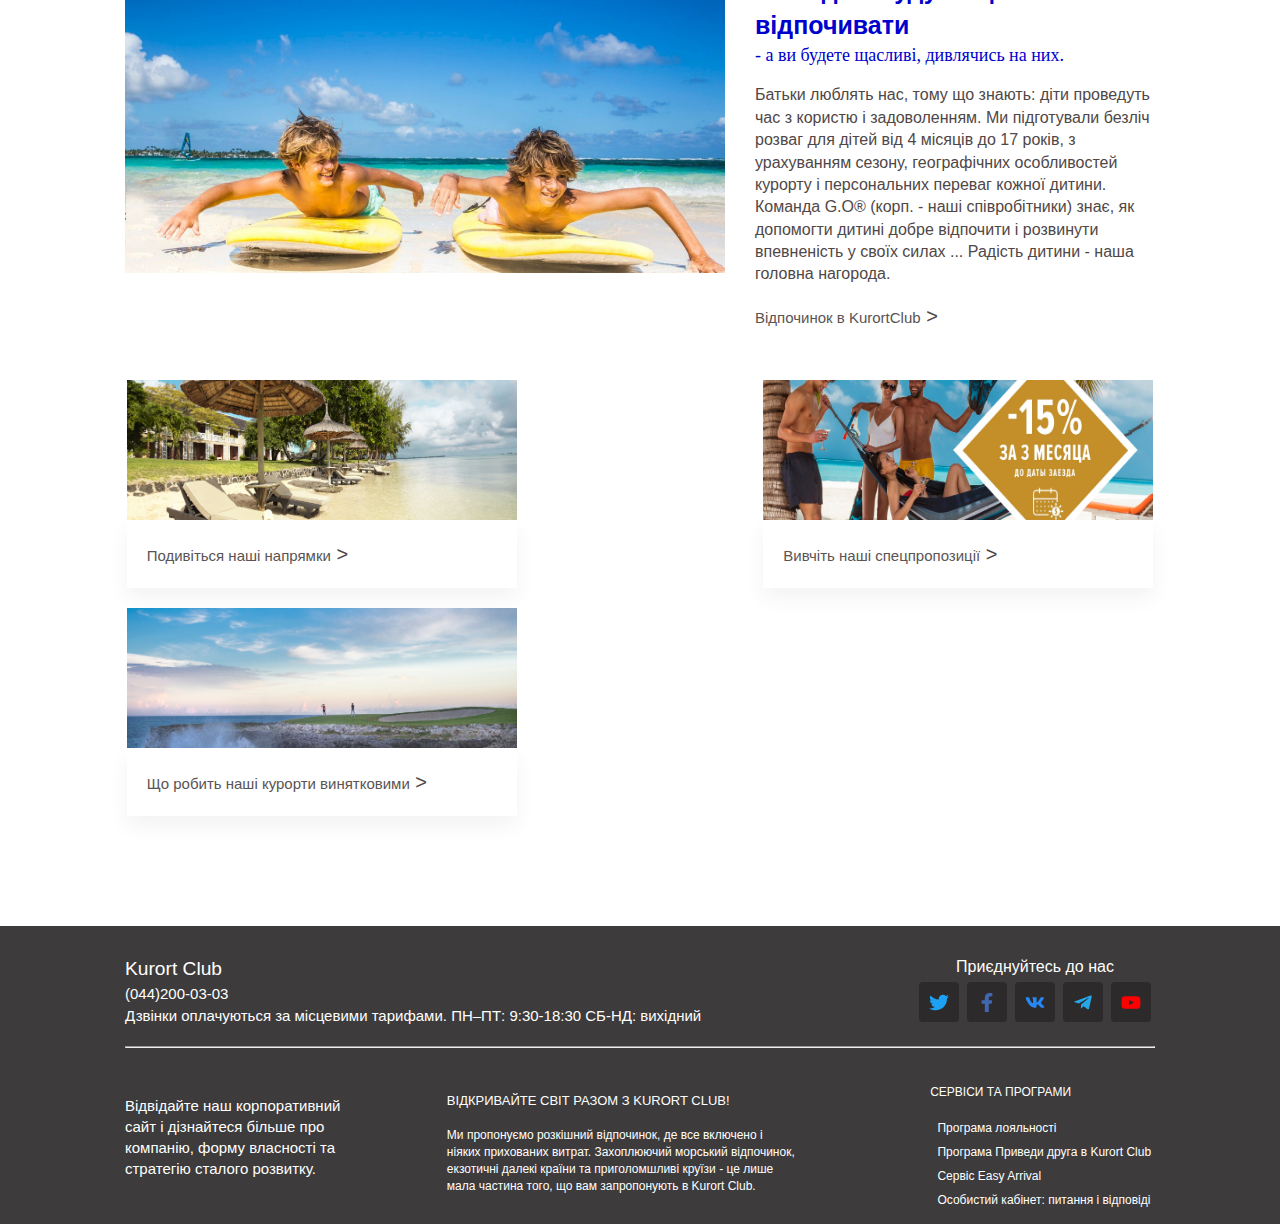
<file: html/information.html>
<!DOCTYPE html>
<html lang="uk">
<head>
    <meta charset="UTF-8">
    <meta http-equiv="X-UA-Compatible" content="IE=edge">
    <meta name="viewport" content="width=device-width, initial-scale=1.0">
    <title>Інформація про Kurort Club</title>
    <link rel="stylesheet" href="../css/style.css">
</head>
<body>
    <header class="header">
        <div class="container">
            <div class="pad_center">
                <input type="checkbox" id="dws-menu">
                <div class="leb-menu">
                   <label for="dws-menu"><img src="../img/icons8-меню-25.png" alt="меню"></label>
                </div>
                <div>
                    <a class="logo_link" href="#"><img src="../img/icons8-пляж-25.png" alt="пальма"> KURORT CLUB</a>
                </div>
                <div id="navigation">
                    <nav class="nav">
                        <a class="nav_link" href="information.html"> ІНФОРМАЦІЯ ПРО KURORT CLUB</a>
                        <a class="nav_link" href="directions.html"> НАПРЯМКИ</a>
                        <a class="nav_link" href="index.html"> ВІДПОЧИНОК НА МОРІ</a>
                        <a class="nav_link" href="special_offer.html"> СПЕЦПРОПОЗИЦІЯ</a>
                    </nav>
                </div>
                <div class="log_in">
                    <button class="button" onclick="Login()">
                        ВХІД
                    </button>
                </div>
            </div>
        </div>
    </header>

    <main>
        <div id="id01" class="modal">
            <form class="modal-content">
              <div class="containr">
                <h1 class="txt-center-color">Вхід</h1>
                <input id = "input1" type="text" placeholder=" Введіть Email" name="email" required>
                <input id = "input2" type="password" placeholder=" Введіть пароль" name="psw" required>
                
                <label>
                  <input type="checkbox" checked="checked" name="remember" style="margin-bottom:15px"> Запам'ятати мене
                </label>
          
                <p>Створюючи обліковий запис, ви погоджуєтесь з нашими <a href="#" style="color:dodgerblue">умовами конфіденційності</a>.</p>
          
                <div class="clearfix" style="display: flex;">
                  <button type="button" onclick="Close()" class="cancelbtn buttons buttons-mr">Вихід</button>
                  <button type="button" onclick="Check()" class="signupbtn buttons">Вхід</button>
                </div>
              </div>
            </form>
        </div>
        <div class="head-img2">
            <span>Знайомтеся, Kurort Club: all-inclusive преміум-класу</span>
        </div>
        <div class="img1">
            <img src="../img/15415855751625-940x344.jpg" alt="Заставка" class="img1-style-100-400">
        </div>
        <div class="sec1">
            <div class="section-id">
                <img src="../img/https___ns.clubmed.com_ipm_2015_landing_pages_club-med-experience_KANV_LUXE_A115_021.jpg" alt="плавання" class="wh-600-300">
            </div>
            <div class="sec1_pad">
                <span class="sec1-siz-weight">Наша історія, цінності і Art de vivre</span>
                <p class="font-p">
                    - "Головне в житті - бути щасливим, і найкраще місце для цього - тут, а найкращий час - зараз!"
                    - ця цитата засновника KurortClub Жерара Блітц лягла в основу розвитку наших курортів, і актуальна 
                    й донині. Як 60 років тому, ми шукаємо наймальовничіші, чудові і екологічно чисті куточки землі 
                    і створюємо курорти, які можна по праву назвати справжнім "раєм на землі".
                </p>
            </div>
        </div>
        <div class="sec1">
            <div class="section-id">
                <img src="../img/https___ns.clubmed.com_ipm_2015_landing_pages_all-inclusive_KANC_G110_033.jfif" alt="плавання" class="wh-600-300">
            </div>
            <div class="sec1_pad">
                <span class="sec1-siz-weight"> All inclusive від Kurort Club: включено все</span>
                <p class="font-p">
                    - Це ми придумали систему all inclusive півстоліття тому - і до сих пір дотримуємося
                    очаткової концепції: в ваш відпочинок включено все, що в принципі необхідно для ідеального
                    відпочинку: перельоти і трансфери, розміщення, вишукана кухня, а також послуги з догляду та 
                    заняття з дітьми , заняття спортом під наглядом досвідчених інструкторів. І ніяких турбот. 
                    Ніщо не повинно відволікати вас від головного - від вашого відпочинку! Просто розслабтеся і 
                    залиште всі турботи нам.
                </p>
               <span style="font-size: 20px;"><a class="l" href="#">All inclusive від Kurort Club: що включено у ваш пакет</a>  ></span> 
            </div>
        </div>
        <div class="sec1">
            <div class="section-id">
                <img src="../img/https___pp.vk.me_c836725_v836725126_1e6cf_Crw3WBqUIKM.jpg" alt="плавання" class="wh-600-300">
            </div>
            <div class="sec1_pad">
                <span class="sec1-siz-weight"> Говоріть мовою Kurort Club!</span>
                <p class="font-p">
                    - Great Members, Village, Chief of Village ... 
                    Вже скоро ви будете використовувати ці слова кожен день! А щоб 
                    ваша перша подорож пройшла легко, познайомтеся з нашим глосарієм.
                </p>
               <span style="font-size: 20px;"><a class="l" href="#">Унікальна мова вашої подорожі</a>  ></span> 
            </div>
        </div>
        <div class="sec1">
            <div class="section-id">
                <img src="../img/https___ns.clubmed.com_fbs_RWD_Images_SUN_Famille_CARC_D114_205.jpg" alt="плавання" class="wh-600-300">
            </div>
            <div class="sec1_pad">
                <span class="sec1-siz-weight sec4-color-block"> Ваші діти будуть щасливі відпочивати</span>
                <span class="section sec4-color-block">- а ви будете щасливі, дивлячись на них.</span>
                <p class="font-p">
                    Батьки люблять нас, тому що знають: діти проведуть час з користю і задоволенням. 
                    Ми підготували безліч розваг для дітей від 4 місяців до 17 років, з урахуванням 
                    сезону, географічних особливостей курорту і персональних переваг кожної дитини. 
                    Команда G.O® (корп. - наші співробітники) знає, як допомогти дитині добре відпочити 
                    і розвинути впевненість у своїх силах ... Радість дитини - наша головна нагорода.
                </p>
               <span style="font-size: 20px;"><a class="l sec4-color" href="#">Відпочинок в KurortClub</a>  ></span> 
            </div>
        </div>
        <div class="line1">
            <div class="curorts">
                <div class="flex-wrap">
                    <div class="pd">
                        <article class="rel">
                            <div class="rel">
                                <div class="wid-heigh">
                                    <img src="../img/https___ns.clubmed.com_icp_1-MEDIA_01.VILLAGES_1.1MER_POINTE-AUX-CANNONIERS_22-21-20-19-18-17-16-15-14-13-12-11-10-9-8-7-6-5-4-3-2-1-PHOTOS_MAUCD112031.jpg" alt="Курорт" class="wh-390-140">
                                </div>
                                <div class="p-px20 shadow-diffuse" id="under-wid-heigh">
                                    <span style="font-size: 20px;"><a class="l" href="#">Подивіться наші напрямки</a>  ></span> 
                                </div>
                            </div>
                        </article>
                    </div>
                    <div class="pd">
                        <article class="rel">
                            <div class="rel">
                                <div class="wid-heigh">
                                    <img src="../img/https___ns.clubmed.com_nmea_2017_B2C_420_OP_earlybook.jpg" alt="Курорт" class="wh-390-140">
                                </div>
                                <div class="p-px20 shadow-diffuse" id="under-wid-heigh">
                                    <span style="font-size: 20px;"><a class="l" href="#">Вивчіть наші спецпропозиції</a>  ></span>
                                </div>
                            </div>
                        </article>
                    </div>
                    <div class="pd">
                        <article class="rel">
                            <div class="rel">
                                <div class="wid-heigh">
                                    <img src="../img/https___ns.clubmed.com_ipm_2015_landing_pages_hub-in-our-resorts_LUXE_J114_056.jpg" alt="Курорт" class="wh-390-140">
                                </div>
                                <div class="p-px20 shadow-diffuse" id="under-wid-heigh">
                                    <span style="font-size: 20px;"><a class="l" href="#">Що робить наші курорти винятковими</a>  ></span>
                                </div>
                            </div>
                        </article>
                    </div>
                </div>
            </div>
        </div>
        
    </main>

    <footer>
        <div class="footdiv" id="foot">
            <div id="foot-under">
                <span style="font-size: larger;">Kurort Club<br></span>
                <span style="font-size: 0.938rem;">(044)200-03-03<br></span>
                <span style="font-size: 0.938rem;">Дзвінки оплачуються за місцевими тарифами. ПН–ПТ: 9:30-18:30 СБ-НД: вихідний</span>
            </div>
            <div>
                <div style="text-align:center;">Приєднуйтесь до нас</div>
                <ul class="social-icons">
                  <li><a class="social-icon-twitter" href="https://twitter.com/" title="Офіційна сторінка ІТ Шеф в Twitter" target="_blank" rel="noopener"></a></li>
                  <li><a class="social-icon-fb" href="https://www.facebook.com/" title="Офіційна сторінка ІТ Шеф в Facebook" target="_blank" rel="noopener"></a></li>
                  <li><a class="social-icon-vk" href="https://vk.com/" title="Офіційна сторінка ІТ Шеф в ВКонтакте" target="_blank" rel="noopener"></a></li>
                  <li><a class="social-icon-telegram" href="https://t.me/" title="Офіційна сторінка ІТ Шеф в Telegram" target="_blank" rel="noopener"></a></li>
                  <li><a class="social-icon-youtube" href="https://www.youtube.com/" title="Офіційний канал ІТ Шеф на Youtube" target="_blank" rel="noopener"></a></li>
                </ul>
              </div>
        </div>
        <div class="hr-style">
            <hr id="hr-none">
        </div>
        <div class="footdiv" id="list-none">
            <p class="textalign">
                Відвідайте наш корпоративний сайт і дізнайтеся більше про компанію, форму власності 
                та стратегію сталого розвитку.
            </p>
            <p class="textalign2" style="padding: 0 100px;">
                <span style="font-size: small;">ВІДКРИВАЙТЕ СВІТ РАЗОМ З KURORT CLUB!</span><br><br>
                Ми пропонуємо розкішний відпочинок, де все включено і ніяких прихованих витрат. 
                Захоплюючий морський відпочинок, екзотичні далекі країни та приголомшливі
                круїзи - це лише мала частина того, що вам запропонують в Kurort Club.
            </p>
            <div class = "blok">
                <span class="txt-line">СЕРВІСИ ТА ПРОГРАМИ</span>
                <ul class="list">
                    <li>Програма лояльності</li>
                    <li>Програма Приведи друга в Kurort Club</li>
                    <li>Сервіс Easy Arrival</li>
                    <li>Особистий кабінет: питання і відповіді  </li>
                </ul>
            </div>
        </div>
    </footer>
    <script src="../js/script.js"></script>
</body>
</html>
</file>
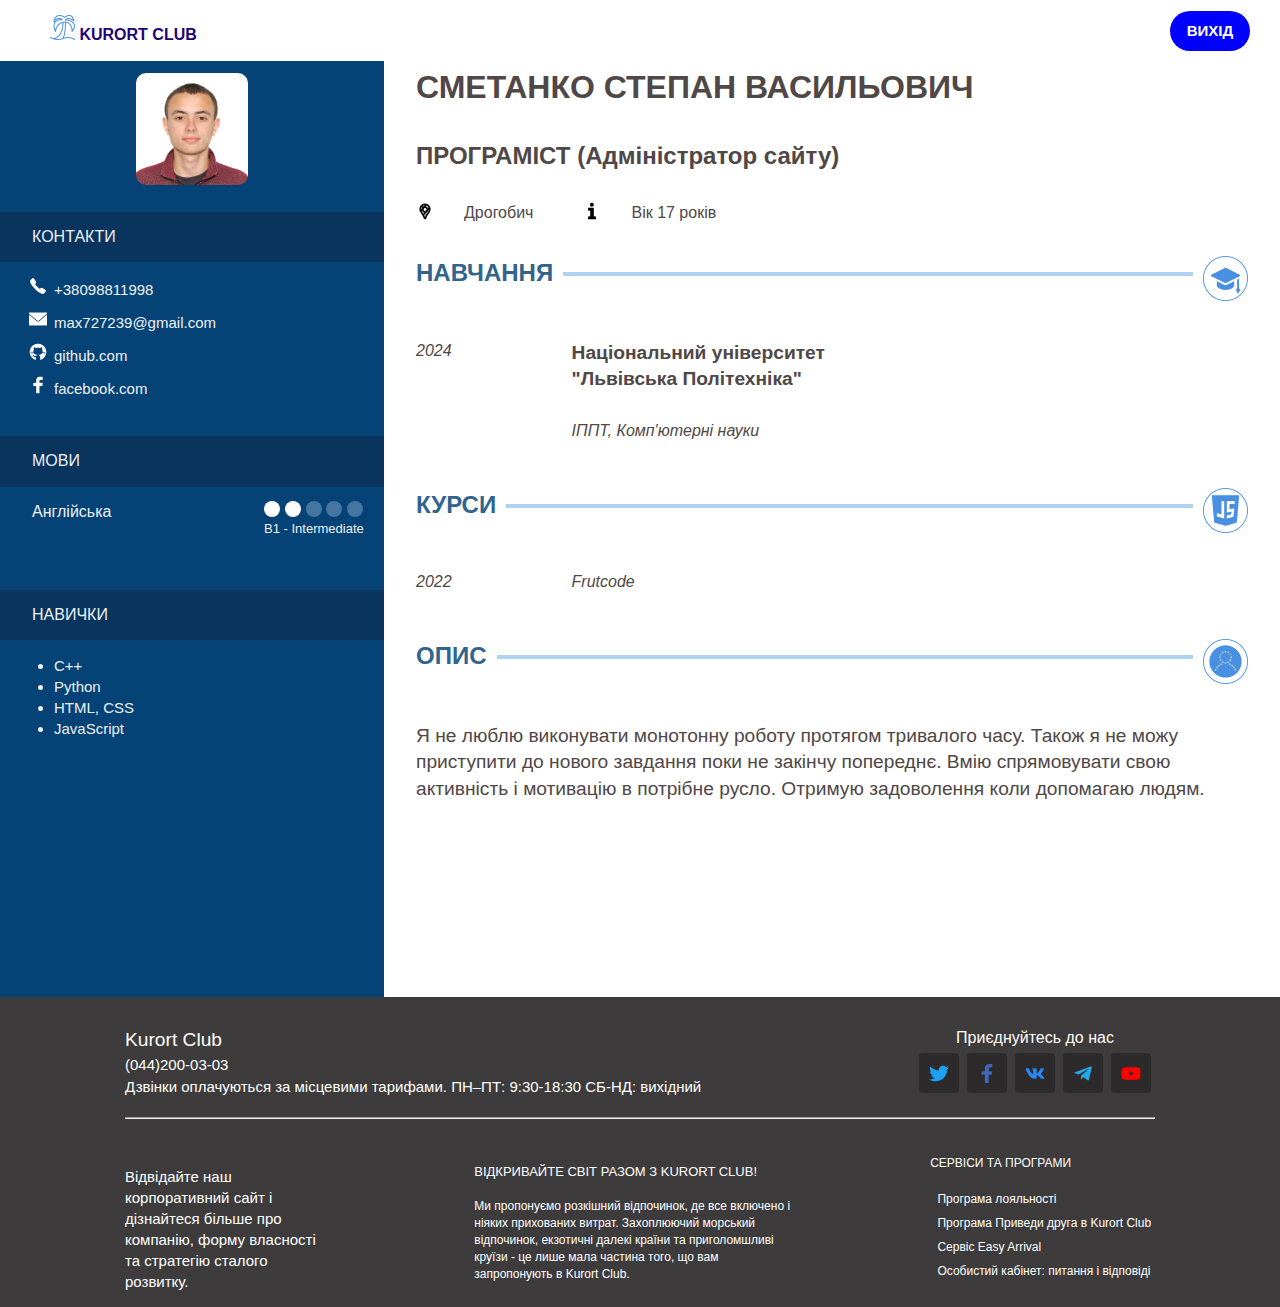
<file: html/rezume.html>
<!DOCTYPE html>
<html lang="uk">
<head>
    <meta charset="UTF-8">
    <meta http-equiv="X-UA-Compatible" content="IE=edge">
    <meta name="viewport" content="width=device-width, initial-scale=1.0">
    <title>Дані адміністратора</title>
    <link rel="stylesheet" href="../css/style.css">
</head>
<body>
    <header class="header">
        <div class="container">
            <div class="pad_center">
                <div >
                    <a class="logo_link" href="#"><img src="../img/icons8-пляж-25.png" alt="пальма"> KURORT CLUB</a>
                </div>
                <div class="log_in">
                    <button class="button" onclick="Exit()">
                        ВИХІД
                    </button>
                </div>
            </div>
        </div>
    </header>

    <div class="main">
        <div class="max-h rel w-30 back-1">
            <div class="d-1-1">
                <div class="mx-auto imd-size rel">
                    <img src="../img/IMG_9420.JPG" alt="Степан" class="imd-size logo-img">
                </div>
            </div>
            <div class="w-max p-top-bot p-left h-color rel">
                <span>КОНТАКТИ</span>
            </div>
            <div class="w-max p-half-left rel m-bot40px">
                <ul class="icon-list">
                    <a href="#"><li class="list-phone">+38098811998</li></a>
                    <a href="#"><li class="list-email">max727239@gmail.com</li></a>
                    <a href="#"><li class="list-gh">github.com</li></a>
                    <a href="#"><li class="list-face">facebook.com</li></a>
                </ul>
            </div>
            <div class="w-max p-top-bot p-left h-color rel">
                <span>МОВИ</span>
            </div>
            <div class="rel justify-flex p-top-bot w-max p-left p-r m-bot40px" id="level">
                <span>Англійська</span>
                <div>
                    <div class="justify-flex" id="und-level">
                        <span class="disc m-r5px"></span>
                        <span class="disc m-r5px"></span>
                        <span class="circle m-r5px"></span>
                        <span class="circle m-r5px"></span>
                        <span class="circle m-r5px"></span>
                    </div>
                    <span style="font-size: small;">B1 - Intermediate</span>
                </div>
            </div>
            <div class="w-max p-top-bot p-left h-color rel">
                <span>НАВИЧКИ</span>
            </div>
            <div class="w-max p-half-left rel m-bot40px">
                <ul class="con-list-disc">
                    <li>C++</li>
                    <li>Python</li>
                    <li>HTML, CSS</li>
                    <li>JavaScript</li>
                </ul>
            </div>
        </div>
        <div class="max-h rel w-70">
            <div class="back-2">
                <h1 class="m-bot30px">СМЕТАНКО СТЕПАН ВАСИЛЬОВИЧ</h1>
                <h2 class="m-bot30px">ПРОГРАМІСТ (Адміністратор сайту)</h2>
                <div class="rel flex m-bot30px">
                    <span class="m-r30px"><img src="../img/icons8-google-карты-18.png" alt="Мітка"></span>
                    <span class="m-r50px">Дрогобич</span>
                    <span class="m-r30px"><img src="../img/icons8-информация-18.png" alt="Інформація"></span>
                    <span class="m-r50px">Вік 17 років</span>
                </div>
                <div class="flex rel divid w-max m-bot30px">
                    <span class="m-r10px">НАВЧАННЯ</span> 
                    <span class="w-max line-style"></span>
                    <span class="m-l10px"><img src="../img/icons8-шапка-выпускника-45.png" alt="іконка шапки випускника"></span>
                </div>
                <div class="flex rel m-bot30px">
                    <span class="m-r120px"><em>2024</em></span>
                    <p style="width: 21.875rem" class="mt-0"><b style="font-size: 1.2rem;">Національний університет "Львівська Політехніка"<br><br></b>
                    <em class="f-size16px">ІППТ, Комп'ютерні науки</em></p>
                </div>
                <div class="flex rel divid w-max m-bot30px">
                    <span class="m-r10px">КУРСИ</span> 
                    <span class="w-max line-style"></span>
                    <span class="m-l10px"><img src="../img/icons8-javascript-логотип-45.png" alt=""></span>
                </div>
                <div class="flex rel m-bot30px">
                    <span class="m-r120px"><em>2022</em></span>
                    <p style="width: 21.875rem" class="mt-0"><em class="f-size16px">Frutcode</em></p>
                </div>
                <div class="flex rel divid w-max m-bot30px">
                    <span class="m-r10px">ОПИС</span> 
                    <span class="w-max line-style"></span>
                    <span class="m-l10px"><img src="../img/icons8-тестовый-аккаунт-45.png" alt=""></span>
                </div>
                <div class="flex rel m-bot30px">
                    <p class="mt-0" style="font-size: 1.2rem;">Я не люблю виконувати монотонну роботу протягом тривалого часу.
                    Також я не можу приступити до нового завдання поки не закінчу попереднє. Вмію спрямовувати свою активність і
                    мотивацію в потрібне русло. Отримую задоволення коли допомагаю людям.</p>
                </div>
            </div>
        </div>
    </div>

    <footer class="mt-0">
        <div class="footdiv" id="foot">
            <div id="foot-under">
                <span style="font-size: larger;">Kurort Club<br></span>
                <span style="font-size: 0.938rem;">(044)200-03-03<br></span>
                <span style="font-size: 0.938rem;">Дзвінки оплачуються за місцевими тарифами. ПН–ПТ: 9:30-18:30 СБ-НД: вихідний</span>
            </div>
            <div>
                <div style="text-align:center;">Приєднуйтесь до нас</div>
                <ul class="social-icons">
                  <li><a class="social-icon-twitter" href="https://twitter.com/" title="Офіційна сторінка ІТ Шеф в Twitter" target="_blank" rel="noopener"></a></li>
                  <li><a class="social-icon-fb" href="https://www.facebook.com/" title="Офіційна сторінка ІТ Шеф в Facebook" target="_blank" rel="noopener"></a></li>
                  <li><a class="social-icon-vk" href="https://vk.com/" title="Офіційна сторінка ІТ Шеф в ВКонтакте" target="_blank" rel="noopener"></a></li>
                  <li><a class="social-icon-telegram" href="https://t.me/" title="Офіційна сторінка ІТ Шеф в Telegram" target="_blank" rel="noopener"></a></li>
                  <li><a class="social-icon-youtube" href="https://www.youtube.com/" title="Офіційний канал ІТ Шеф на Youtube" target="_blank" rel="noopener"></a></li>
                </ul>
              </div>
        </div>
        <div class="hr-style">
            <hr id="hr-none">
        </div>
        <div class="footdiv" id="list-none">
            <p class="textalign" style="margin-right: 2.8rem">
                Відвідайте наш корпоративний сайт і дізнайтеся більше про компанію, форму власності 
                та стратегію сталого розвитку.
            </p>
            <p class="textalign2" style="padding: 0 100px;">
                <span style="font-size: small;">ВІДКРИВАЙТЕ СВІТ РАЗОМ З KURORT CLUB!</span><br><br>
                Ми пропонуємо розкішний відпочинок, де все включено і ніяких прихованих витрат. 
                Захоплюючий морський відпочинок, екзотичні далекі країни та приголомшливі
                круїзи - це лише мала частина того, що вам запропонують в Kurort Club.
            </p>
            <div class = "blok">
                <span class="txt-line" >СЕРВІСИ ТА ПРОГРАМИ</span>
                <ul class="list">
                    <li>Програма лояльності</li>
                    <li>Програма Приведи друга в Kurort Club</li>
                    <li>Сервіс Easy Arrival</li>
                    <li>Особистий кабінет: питання і відповіді  </li>
                </ul>
            </div>
        </div>
    </footer>
    <script src="../js/script.js"></script>
</body>
</html>
</file>
<file: css/style.css>
*, *::after, *::before
{
    box-sizing: border-box;
}

h1, h2, h3, h4, h5, h6
{
    margin: 0;
}

html
{
    height: 100vh;
    overflow-x: hidden;
    background-color: #fff;
    font-family: sans-serif;
    font-size: 16px;
}

body
{
    margin: 0;
    line-height: 1.4;
    color: #504747;
    font-family: Trident,Trebuchet MS,Helvetica Neue,Helvetica,Arial,sans-serif;
}

.container
{
    width: 100%;
    max-width: 1600px;
    margin: 0 auto;
    z-index: 999;
}

.header
{
    width: 100%;
    top: 0;
    right: 0;
    left: 0;
    position: absolute;
    background-color: white;
    z-index: 1000;
}

.pad_center
{
    padding: 0 1.875rem;
    justify-content: space-between;
    align-items: center;
    display: flex;
}

.nav
{
    font-size: 0.75rem;
    font-weight: 550;
    font-family: sans-serif;
}

.nav_link
{
    display: inline-block;
    padding: 15px 0 ;
    margin: 0 20px;
    text-decoration: none;
    transition: color 1s linear;
    height: 100%;
    color: rgb(90, 84, 84);
}

.logo_link
{
    display: inline-block;
    padding: 15px 0 ;
    margin: 0 20px;
    text-decoration: none;
    color: rgb(34, 3, 119);
    height: 100%;
    font-weight: 800;
}

.nav_link:hover
{
    color: blue;
    background: rgb(240, 236, 236);
}

.log_in
{
    font-family: sans-serif;
    color: rgb(255, 255, 255);
}
.button
{
    height: 2.5rem;
    width: 5rem;
    border: 0px blue solid;
    cursor: pointer;
    background-color: blue;
    font-size: 0.938rem;
    font-weight: 700;
    color: rgb(255, 255, 255);
    border-radius: 50px;
}

main, .img1
{
    position: relative;
    width: 100%;
}
.img1-style-100-500
{
    width: 100%;
    height: 500px;
}
.img1-style-100-400
{
    width: 100%;
    height: 400px;
}
.head-img
{
    position: absolute;
    width: 100%;
    z-index: 100;
    color: white;
    height: 31.25rem;
    padding: 20rem 30rem 5.5rem 5rem;
}

.head-img2
{
    position: absolute;
    width: 100%;
    height: 25rem;
    padding: 14rem 5rem 5rem 3rem;
    z-index: 100;
    color: white;
}
.head-img span
{
    text-shadow: 3px 5px 6px  black;
    font-size: 2.5rem;
    display: block;
}
.head-img2 span
{
    text-shadow: 3px 5px 6px  black;
    font-size: 2.5rem;
}
.sec1-siz-weight
{
    font-size: 1.563rem; 
    font-weight: 550;
}

.sec4-color-block
{
    color: mediumblue;
    display: block;
}

.sec4-color
{
    color: mediumblue;
}

.line1
{
    margin-top: 2.5rem;
    margin-bottom: 2.5rem;
}
.p-rem7
{
    padding: 0 7.291666666666667%;
}

.p-px20 
{
    padding: 1.25rem;
}

.shadow-diffuse 
{
    box-shadow: 0 10px 20px 0 rgb(0 0 0 / 5%);
    border-width: 2;
    border-color: #d4d1d1;;
}

.wid-heigh
{
    width: 24.375rem;
    height: 8.75rem;
}
.sec1
{
    width: 100%;
    margin-top: 3.125rem;
    padding: 0 9.765625%;
    display: flex;
}

.sec1_pad
{
    padding-left: 1.875rem;
}
.section
{
    font-family: 'Segoe UI', 'Tahoma', 'Geneva', 'Verdana', 'sans-serif'; 
    font-size: large;
}

.tex
{
    font-family: Trident,HappinessBeta,HappinessBeta-New,HappinessBeta wf,Verdana,Arial,sans-serif;
    color: #00558a;
    text-align: center;
    align-items: center;
    font-weight: 400;
    font-size: 1.5rem;
    line-height: 1.2;
    margin-bottom: 1.25rem;
}

.line
{
    margin-top: 10rem;
    margin-bottom: 2.5rem;
}

.curorts
{
    width: 100%;
    padding: 0 9.114583333333333%;
    margin-left: auto;
    margin-right: auto;
}

.flex-wrap
{
    flex-wrap: wrap;
    display: flex;
    justify-content: space-between;
}

.pd
{
    padding: 0.625rem;
}

.text-content
{
    display: flex;
    width: 23.75rem; 
    justify-content: space-between;
    align-items: center;

}
.a-link
{
    text-decoration: none;
    padding-top: 5px;
    color: rgb(90, 84, 84);
    width: inherit;
    font-size: 1.25rem;
}

.l
{
    text-decoration: none;
    color: rgb(90, 84, 84);
    font-size: 0.938rem;
    font-weight: 530;
    position: relative;
    cursor: pointer;
}
.l:after {
	display: block;
	position: absolute;
	left: 0;
	width: 0;
	height: 2px;
	background-color:rgb(90, 84, 84);
	content: "";
	transition: width 0.1s ease-out;
}

.l:hover:after,
.l:focus:after,
.w-max {
	width: 100%; 
}

.sp1
{
    font-size: 0.813;
    color: black;
    margin-right: 5px;
}
.sp2
{
    font-size: 1.125rem;
    color: red;
    text-decoration: line-through;
    font-weight: 550;
    margin-right: 0.938rem;
}
.sp3
{
    font-size: 1.563rem;
    color: rgb(90, 84, 84);
    text-decoration: underline;
    margin-right: 0.75rem;
}
.sp4
{
    font-size: 0.938rem;
    color: rgb(90, 84, 84);
}
.font-country
{
    font-family: Impact, Haettenschweiler, 'Arial Narrow Bold', sans-serif; 
    font-size: 0.938rem;
}
.p-font
{
    font-size: 0.938rem;
    font-weight: normal;
}
.h-bot
{
    margin-bottom: 1.25rem;
    color: royalblue;
}
.color
{
    color: royalblue;
}
.head-img-direct
{
    position: absolute;
    width: 100%;
    z-index: 100;
    color: white;
    height: 31.25rem;
    padding: 20rem 30rem 5.5rem 12rem;
}
.head-img-direct span
{
    text-shadow: 3px 5px 6px  black;
    font-size: 2.5rem;
    display: block;
}
.head-img-spec
{
    position: absolute;
    width: 100%;
    z-index: 100;
    color: white;
    height: 31.25rem;
    padding: 18rem 25rem 8rem 12rem;
}
.head-img-spec span
{
    text-shadow: 3px 5px 6px  black;
    font-size: 2.5rem;
    display: block;
}
.font-p
{
    font-size: medium; 
    font-family: Verdana, Geneva, Tahoma, sans-serif;
}
.wh-380-250
{
    width: 23.75rem;
    height: 15.625rem;
}
.wh-600-200
{
    width: 37.5rem;
    height: 12.5rem;
}
.wh-600-300
{
    width: 37.5rem;
    height: 18.75rem;
}
.wh-390-140
{
    width: 24.375rem;
    height: 8.75rem;
}
footer
{
    width: 100%;
    margin-top: 6.25rem;
    right: 0;
    left: 0;
    bottom: 0;
    background-color: rgb(61, 59, 59);
    color: white;
    position: relative;
    padding-top: 1.875rem;
}

.footdiv
{
    width: 100%;
    display: flex;
    padding: 0 9.765625%;
    justify-content: space-between;
}

.social-icons {
    display: flex;
    justify-content: center;
    list-style: none;
    margin-top: 0.25rem;
    margin-bottom: 1rem;
    padding-left: 0;
  }

  .social-icons>li {
    margin-left: 0.25rem;
    margin-right: 0.25rem;
  }

  .social-icons a {
    position: relative;
    background-color: rgb(44, 42, 42);
    display: block;
    -webkit-user-select: none;
    -moz-user-select: none;
    -ms-user-select: none;
    user-select: none;
    transition: background-color .3s ease-in-out;
    width: 2.5rem;
    height: 2.5rem;
    border-radius: .25rem;
  }

.social-icons a:hover {
    background-color: #e0e0e0;
}

.social-icons a::before
{
    content: "";
    position: absolute;
    width: 1.2rem;
    height: 1.2rem;
    left: .65rem;
    top: .65rem;
    background: transparent no-repeat center center;
    background-size: 100% 100%;
}

.social-icons .social-icon-twitter::before {
background-image: url("data:image/svg+xml,%3Csvg xmlns='http://www.w3.org/2000/svg' viewBox='0 0 512 512'%3E%3Cpath fill='%231da1f2' d='M459.37 151.716c.325 4.548.325 9.097.325 13.645 0 138.72-105.583 298.558-298.558 298.558-59.452 0-114.68-17.219-161.137-47.106 8.447.974 16.568 1.299 25.34 1.299 49.055 0 94.213-16.568 130.274-44.832-46.132-.975-84.792-31.188-98.112-72.772 6.498.974 12.995 1.624 19.818 1.624 9.421 0 18.843-1.3 27.614-3.573-48.081-9.747-84.143-51.98-84.143-102.985v-1.299c13.969 7.797 30.214 12.67 47.431 13.319-28.264-18.843-46.781-51.005-46.781-87.391 0-19.492 5.197-37.36 14.294-52.954 51.655 63.675 129.3 105.258 216.365 109.807-1.624-7.797-2.599-15.918-2.599-24.04 0-57.828 46.782-104.934 104.934-104.934 30.213 0 57.502 12.67 76.67 33.137 23.715-4.548 46.456-13.32 66.599-25.34-7.798 24.366-24.366 44.833-46.132 57.827 21.117-2.273 41.584-8.122 60.426-16.243-14.292 20.791-32.161 39.308-52.628 54.253z'/%3E%3C/svg%3E");
}

.social-icons .social-icon-fb::before {
background-image: url("data:image/svg+xml,%3Csvg xmlns='http://www.w3.org/2000/svg' viewBox='0 0 320 512'%3E%3Cpath fill='%234267B2' d='M279.14 288l14.22-92.66h-88.91v-60.13c0-25.35 12.42-50.06 52.24-50.06h40.42V6.26S260.43 0 225.36 0c-73.22 0-121.08 44.38-121.08 124.72v70.62H22.89V288h81.39v224h100.17V288z'/%3E%3C/svg%3E");
}

.social-icons .social-icon-vk::before {
background-image: url("data:image/svg+xml,%3Csvg xmlns='http://www.w3.org/2000/svg' viewBox='0 0 576 512'%3E%3Cpath fill='%232787f5' d='M545 117.7c3.7-12.5 0-21.7-17.8-21.7h-58.9c-15 0-21.9 7.9-25.6 16.7 0 0-30 73.1-72.4 120.5-13.7 13.7-20 18.1-27.5 18.1-3.7 0-9.4-4.4-9.4-16.9V117.7c0-15-4.2-21.7-16.6-21.7h-92.6c-9.4 0-15 7-15 13.5 0 14.2 21.2 17.5 23.4 57.5v86.8c0 19-3.4 22.5-10.9 22.5-20 0-68.6-73.4-97.4-157.4-5.8-16.3-11.5-22.9-26.6-22.9H38.8c-16.8 0-20.2 7.9-20.2 16.7 0 15.6 20 93.1 93.1 195.5C160.4 378.1 229 416 291.4 416c37.5 0 42.1-8.4 42.1-22.9 0-66.8-3.4-73.1 15.4-73.1 8.7 0 23.7 4.4 58.7 38.1 40 40 46.6 57.9 69 57.9h58.9c16.8 0 25.3-8.4 20.4-25-11.2-34.9-86.9-106.7-90.3-111.5-8.7-11.2-6.2-16.2 0-26.2.1-.1 72-101.3 79.4-135.6z'/%3E%3C/svg%3E");
}

.social-icons .social-icon-telegram::before {
background-image: url("data:image/svg+xml,%3Csvg xmlns='http://www.w3.org/2000/svg' viewBox='0 0 448 512'%3E%3Cpath fill='%2327a7e7' d='M446.7 98.6l-67.6 318.8c-5.1 22.5-18.4 28.1-37.3 17.5l-103-75.9-49.7 47.8c-5.5 5.5-10.1 10.1-20.7 10.1l7.4-104.9 190.9-172.5c8.3-7.4-1.8-11.5-12.9-4.1L117.8 284 16.2 252.2c-22.1-6.9-22.5-22.1 4.6-32.7L418.2 66.4c18.4-6.9 34.5 4.1 28.5 32.2z'/%3E%3C/svg%3E");
}

.social-icons .social-icon-youtube::before {
background-image: url("data:image/svg+xml,%3Csvg xmlns='http://www.w3.org/2000/svg' viewBox='0 0 576 512'%3E%3Cpath fill='%23ff0000' d='M549.655 124.083c-6.281-23.65-24.787-42.276-48.284-48.597C458.781 64 288 64 288 64S117.22 64 74.629 75.486c-23.497 6.322-42.003 24.947-48.284 48.597-11.412 42.867-11.412 132.305-11.412 132.305s0 89.438 11.412 132.305c6.281 23.65 24.787 41.5 48.284 47.821C117.22 448 288 448 288 448s170.78 0 213.371-11.486c23.497-6.321 42.003-24.171 48.284-47.821 11.412-42.867 11.412-132.305 11.412-132.305s0-89.438-11.412-132.305zm-317.51 213.508V175.185l142.739 81.205-142.739 81.201z'/%3E%3C/svg%3E");
}

.hr-style
{
    width: 100%;
    padding: 0 9.765625%;
}  
hr
{
    display: block;
    margin-top: 0.5rem;
    margin-bottom: 2em;
    border-style: inset;
    border-width: 2;
    background-color: white;
}

.textalign
{
    text-align: left;
    font-size: 0.938rem;
}
.textalign2
{
    text-align: left;
    font-size: 0.75rem;
}
.txt-line
{
    line-height: 2;
    display: block;
    text-align: center;
    font-size: 0.75rem;
    margin: 0;
    padding-right: 3.2rem;
}
.list
{
    font-size: 0.75rem;
}
.list>li
{
    line-height: 2;
    width: 13.6rem;
    text-align: left;
    list-style: none;
}
.blok
{
    display: block;
}

.main
{
    position: relative;
    width: 100%;
    height: 105vh;
    margin-top: 52px;
    padding: 0;
    display: flex;
}
.mt-0
{
    margin-top: 0;
}

.max-h
{
    height: 105vh;
}
.rel
{
    position: relative;
}

.w-30
{
    width: 30%;
}
.w-70
{
    width: 70%;
}

.back-1
{
    background-color: #054276;
    color: #edf1f4;
}

.d-1-1
{
    height: 10rem;
    width: 100%;
    padding: 1.3rem 0;
}
.mx-auto
{
    margin-left: auto;
    margin-right: auto;
}
.imd-size
{
    width: 7rem;
    height: 7rem;
}

.logo-img
{
    border-radius: 10px;
}
.p-left
{
    padding-left: 2rem;
}
.p-half-left
{
    padding-left: 0.875rem;
}
.p-top-bot
{
    padding-top: 0.875rem;
    padding-bottom: 0.875rem;
}

.h-color
{
    background-color: #08345d;
}

.icon-list
{
    font-size: 0.938rem;
    list-style-type: none;
}

.icon-list a
{
    text-decoration: none;
    color: #edf1f4;
    
}
.icon-list li
{
    margin-top: 10px;
}

.list-phone
{
    list-style-image: url("../img/icons8-телефон-18.png");
}

.list-email
{
    list-style-image: url("../img/icons8-сообщение-с-заливкой-18.png");
}

.list-gh
{
    list-style-image: url("../img/icons8-github-18.png");
}

.list-face
{
    list-style-image: url("../img/icons8-facebook-f-18.png");
}

.m-bot40px
{
    margin-bottom: 2.3rem;
}

.justify-flex
{
    display: flex;
    justify-content: space-between;
}

.p-r
{
    padding-right: 1rem;
}

.disc
{
    width: 1rem;
    height: 1rem;
    border: 0px solid white;
    border-radius: 10px;
    background-color: white;
    margin-top: auto;
    margin-bottom: auto;
}

.circle
{
    width: 1rem;
    height: 1rem;
    border: 0px solid #4476a1;
    border-radius: 10px;
    background-color: #4476a1;
    margin-top: auto;
    margin-bottom: auto;
}
.m-r5px
{
    margin-right: 0.3rem;
}

.con-list-disc
{
    font-size: 0.938rem;
    list-style-type: disc;
}

.back-2
{
    padding: 0.8rem 2rem 0;
    width: 100%;
}

.m-bot30px
{
    margin-bottom: 1.85rem;
}

.flex
{
    display: flex;
}

.m-r50px
{
    margin-right: 3.125rem;
}
.m-r30px
{
    margin-right: 1.875rem;
}
.m-bot20px
{
    margin-right: 1.25rem;
}

.divid
{
    color: #31648e;
    font-size: 1.5rem;
    text-transform: uppercase;
    font-weight: 600;
}

.line-style
{
    border-top: #aed2f0 4px solid;
    margin-top: 1rem;
}

.m-l10px
{
    margin-left: 0.625rem;
}
.m-r10px
{
    margin-right: 0.625rem;
}

.m-r120px
{
    margin-right: 7.5rem;
}

.f-size16px
{
    font-size: 1rem;
}
.py-px20
{
    padding-top: 1.25rem;
    padding-bottom: 1.25rem;
}
.width-heigh
{
    width: 35rem;
    height: 20rem;
}

.border-top
{
    border-top-width: 2;
}

.border-bottom
{
    border-bottom-width: 2;
}

.border-color
{
    border-color: #d4d1d1;
}

.shadow-md 
{
    box-shadow: 0 0 10px 0 rgb(0 0 0 / 25%);
}

.font-hed-1
{
    color: #504747;
    font-size: 1.5rem;
    line-height: 1.2;
    font-weight: 400;
    font-family: Trident,HappinessBeta,HappinessBeta-New,HappinessBeta wf,Verdana,Arial,sans-serif;
    display: flex;
}
.font-hed-2
{
    font-family: Trident,Trebuchet MS,Helvetica Neue,Helvetica,Arial,sans-serif;
    display: flex;
    margin: 0;
    font-size: 1rem;
}

.sey-txt
{
    font-size: 0.875rem;
    color: #504747;
    line-height: 1.5;
}

.pd-3
{
    padding-top: 3rem;
}

.-mx-px10
{
    margin-left: -0.625rem;
    margin-right: -0.625rem;
}
.header-div
{
    line-height: 1.2;
    font-weight: 400;
    font-family: Trident,HappinessBeta,HappinessBeta-New,HappinessBeta wf,Verdana,Arial,sans-serif;
    color: #00558a;;
}
.text-ul
{
    padding: 0;
    margin-bottom: 1.625rem;
    list-style: none;

}

.list-disc
{
    list-style-type: none;
    padding-left: 0.75rem;
}

.list-disc::before
{
    position: absolute;
    content: "\2022";
    left: 9.21875%;
}
.mt-px20
{
    margin-top: 1.25rem;
}
.text-list
{
    font-size: 1rem;
    color: #504747;
    line-height: 1.5;
}

.p-left
{
    padding-left: 2rem;
}
.mb-0
{
    margin-bottom: 0;
}
.pd-0
{
    padding: 0;
}

.mb-px10
{
    margin-bottom: 0.625rem;
}
.mb-px10
{
    margin-bottom: 1.625rem;
}
.pd-lr10px
{
    padding-left: 0.625rem;
    padding-right: 0.625rem;
}
.p-px20
{
    padding-left: 1.25rem;
    padding-right: 1.25rem;
}


input[type=text], input[type=password] 
{
    width: 17rem;
    padding: 15px;
    margin: 5px 0 22px 0;
    display: inline-block;
    border: none;
    background: #f1f1f1;
    border-radius: 20px;
}
  
input[type=text]:focus, input[type=password]:focus 
{
    background-color: #ddd;
    outline: none;
}
  
  
.buttons
{
    background-color: #4CAF50;
    color: white;
    padding: 14px 20px;
    margin: 8px 0;
    border: 0px white solid;
    border-radius: 40px;
    cursor: pointer;
    width: 100%;
    opacity: 0.9;
}
  
.buttons:hover 
{
    opacity:1;
}
  
.cancelbtn 
{
    padding: 14px 20px;
    background-color: #f44336;
}
  
  
.cancelbtn, .signupbtn 
{
    float: left;
    width: 50%;
}
  
.containr 
{
    padding: 16px;
}
.buttons-mr
{
    margin-right: 1rem;
}
  
.modal 
{
    display: none;
    position: absolute;
    z-index: 1001; 
    left: 45%;
    top: 12rem;
    width: 19rem; 
    height: 27.405rem;
    font-family: Cambria, Cochin, Georgia, Times, 'Times New Roman', serif;
}
  
  
.modal-content 
{
    background-color: #fefefe;
    border: 2 solid #000000;
    border-radius: 50px;
}
   
.clearfix::after 
{
    content: "";
    clear: both;
    display: table;
}
.txt-center-color
{
    text-align: center;
    color: darkblue;
}
.leb-menu
{
    display: none;
}

#dws-menu
{
    display: none;
}

/* Media */


@media all and (max-width: 1200px)
{
    html
    {
        font-size: 14.5px;
    }
    div.sec1
    {
        display: block;
        margin-top: 4.5rem;
    }
    .wh-600-300
    {
        width: 45rem;
        height: 23.75rem;
    }
    div.section-id
    {
        width: 45rem;
        height: 23.75rem;
        margin-right: auto;
        margin-left: auto;
    }

    .wh-600-200
    {
        width: 45rem;
        height: 15.5rem;
    }
    div.section-id2
    {
        width: 45rem;
        height: 15.5rem;
        margin-right: auto;
        margin-left: auto;
    }

    div.sec1_pad
    {
        width: 45rem;
        margin-right: auto;
        margin-left: auto;
        padding-left: 0;
        margin-top: 1.5rem;
    }
}
@media all and (max-width: 950px)
{
    html
    {
        font-size: 12.5px;
    }
}
@media all and (max-width: 886px)
{
    #offer-id
    {
        display: block;
    }
    #sub-offer-id-1
    {
        margin-left: auto;
        margin-right: auto;
        width: 40rem;
        height: 22.5rem;
    }
    #sub-offer-id-2
    {
        margin-left: auto;
        margin-right: auto;
        width: 40rem;
        margin-top: 1.5rem;
    }
    .width-heigh
    {
        width: 40rem;
        height: 22.5rem;
    }
    .leb-menu
    {
        display: block;
        z-index: 1005;
    }
    .leb-menu img
    {
        cursor: pointer;
    }
    #navigation
    {
        position: absolute ;   
        margin-left: -12.5px;
        z-index: -1;
        width: 100%;
    }
    #navigation .nav_link
    {
        display: block;
        background-color: #ffffff;
        padding-right: 12.5px;
        padding-left: 12.5px;
        font-size: 11px;
        margin-right: 0;
    }
    #navigation .nav_link:hover
    {
        background: rgb(240, 236, 236);
    }
    #navigation nav
    {
        margin-top: -300px;
        margin-left: -31.25px;
        transition: all 0.3s;
    }
    #dws-menu:checked ~ #navigation nav
    {
        margin-top: 239.75px;
    }
    
}
@media all and (max-width: 825px)
{
    .img1-style-100-500
    {
        height: 400px;
    }
    .img1-style-100-400
    {
        height: 350px;
    }
    .flex-wrap
    {
        display: block;
    }
    .wh-380-250
    {
        width: 35rem;
        height: 23rem;
    }
    div.wh-380-250-cont
    {
        width: 35rem;
        height: 23rem;
        margin-right: 0;
        margin-left: auto;
        margin-right: auto;
    }
    div.wh-380-250-sub-cont1
    {
        width: 34.8rem;
        margin-right: 0;
        margin-left: auto;
        margin-right: auto;
    }
    div.wh-380-250-sub-cont2
    {
        width: 34.8rem;
        margin-right: 0;
        margin-left: auto;
        margin-right: auto;
        margin-bottom: 2rem;        
    }
    .wh-390-140
    {
        width: 35rem;
        height: 12.5rem;
    }
    .wid-heigh
    {
        width: 35rem;
        height: 12.5rem;
        margin-left: auto;
        margin-right: auto;
        margin-top: 1.5rem;
    }
    #under-wid-heigh
    {
        width: 35rem;
        margin-left: auto;
        margin-right: auto;
    }
}
@media all and (max-width: 770px)
{
    html
    {
        font-size: 11px;
    }
    #level
    {
        display: block;
    }
    #und-level
    {
        justify-content: stretch;
        margin-top: 7px;
    }
    #und-level span
    {
        margin-right: 5px;
    }
}
@media all and (max-width: 700px)
{
    .footdiv
    {
        display: block;
    }
    #list-none, #hr-none
    {
        display: none;
    }
    #foot
    {
        padding-bottom: 10px;
    }
    #foot-under
    {
        margin-bottom: 20px;
        text-align: center;
    }
}
@media all and (max-width: 579px)
{
    html
    {
        font-size: 10px;
    }
    .img1-style-100-500
    {
        height: 300px;
    }
    .img1-style-100-400
    {
        height: 250px;
    }
    
}
@media all and (max-width: 530px) 
{
    #id01
    {
        width: 21rem;
    }
    #input1, #input2
    {
        width: 18rem;
    }
    .head-img
    {
        padding: 15rem 25rem 5.5rem 5rem;
    }
    .head-img-spec
    {
        padding: 12rem 20rem 8rem 12rem;
    }
    html
    {
        font-size: 8px;
    }
    .img1-style-100-500
    {
        height: 250px;
    }
    .img1-style-100-400
    {
        height: 200px;
    }
    
}
@media all and (max-width: 410px) 
{
    #id01
    {
        width: 25rem;
    }
    #input1, #input2
    {
        width: 20rem;
    }
    html
    {
        font-size: 6px;
    }
    .img1-style-100-500
    {
        height: 200px;
    }
    .img1-style-100-400
    {
        height: 180px;
    }
    #navigation
    {  
        margin-left: -11px;
    }
    #navigation nav
    {
        margin-top: -300px;
        margin-left: -23px;
    }
    #dws-menu:checked ~ #navigation nav
    {
        margin-top: 238px;
    }
}
@media all and (max-width: 300px) 
{
    .cancelbtn, .signupbtn 
    {
       width: 100%;
    }
}
</file>
